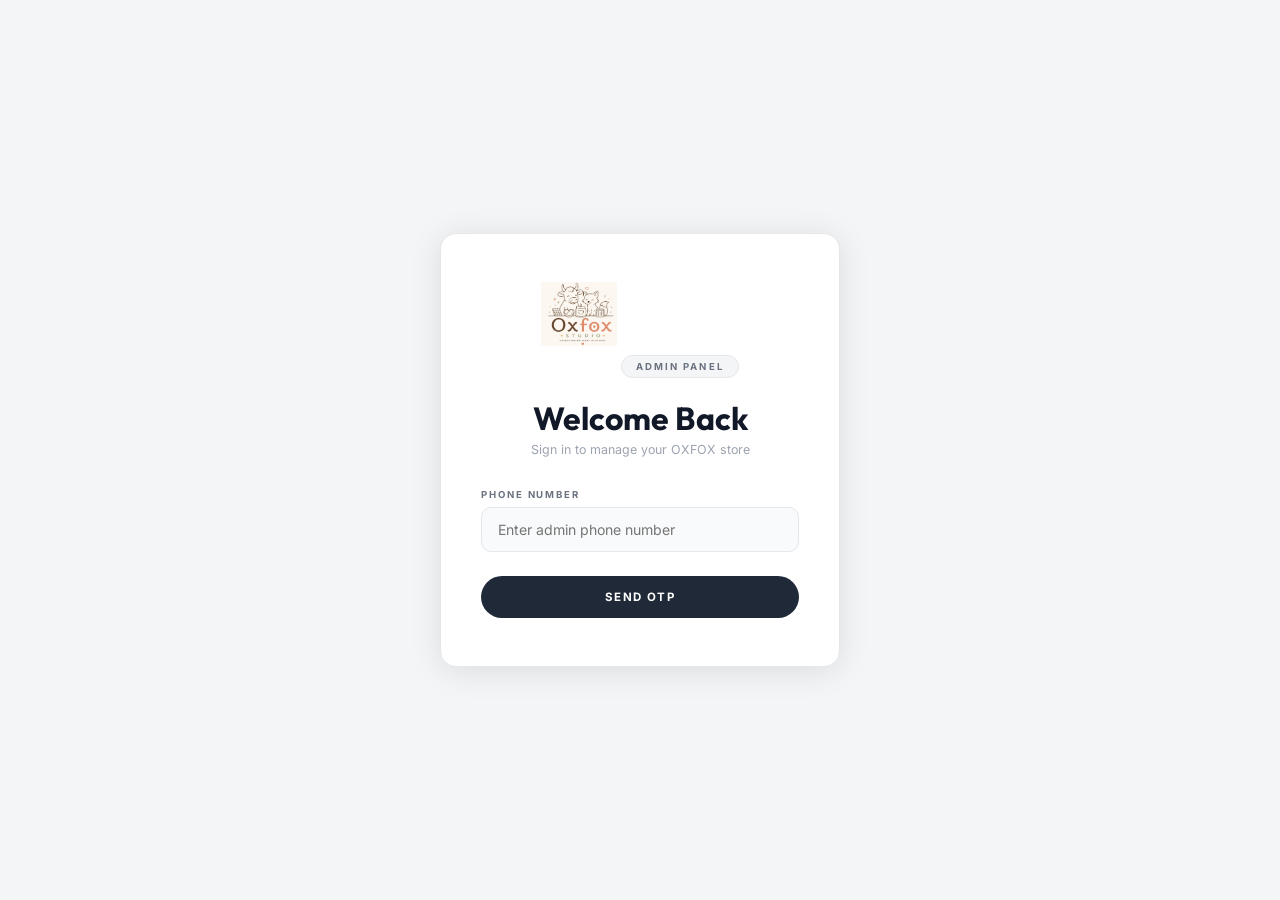
<file: oxfox-admin.html>
﻿<!DOCTYPE html>
<html lang="en">
<head>
<meta charset="UTF-8">
<meta name="viewport" content="width=device-width,initial-scale=1.0">
<title>OXFOX Admin Panel</title>
<link rel="icon" href="/Logo.png" type="image/png">
<link rel="stylesheet" href="oxfox-theme.css">
<style>
:root{--sidebar:240px}
body{min-height:100vh;display:flex;flex-direction:column}

/* ── LOGIN SCREEN ── */
#login-screen{position:fixed;inset:0;z-index:999;background:#F4F5F7;display:flex;align-items:center;justify-content:center;padding:1rem}
#login-screen.hidden{display:none}
.login-box{background:#FFFFFF;border-radius:16px;padding:3rem 2.5rem;max-width:400px;width:100%;text-align:center;box-shadow:0 4px 32px rgba(0,0,0,.1);border:1px solid #E5E7EB}
.login-logo{height:64px;margin-bottom:1.5rem}
.login-badge{font-size:.6rem;letter-spacing:.22em;text-transform:uppercase;font-weight:700;color:#6B7280;background:#F4F5F7;border:1px solid #E5E7EB;padding:5px 14px;border-radius:40px;display:inline-block;margin-bottom:1.25rem}
.login-title{font-family:'Outfit',sans-serif;font-size:2rem;font-weight:700;color:#111827;margin-bottom:.25rem}
.login-sub{font-size:.78rem;color:#9CA3AF;margin-bottom:2rem}
.l-group{display:flex;flex-direction:column;gap:.4rem;margin-bottom:1rem;text-align:left}
.l-label{font-size:.6rem;letter-spacing:.2em;text-transform:uppercase;color:#6B7280;font-weight:700}
.l-input{padding:13px 16px;border:1.5px solid #E5E7EB;border-radius:10px;font-size:.88rem;font-family:'Inter',sans-serif;color:#111827;background:#F9FAFB;transition:border .25s}
.l-input:focus{outline:none;border-color:#9CA3AF;box-shadow:0 0 0 3px rgba(0,0,0,.05)}
.l-btn{width:100%;padding:14px;background:#1F2937;color:#FFFFFF;border:none;border-radius:50px;font-size:.72rem;letter-spacing:.12em;text-transform:uppercase;font-family:'Inter',sans-serif;font-weight:700;cursor:pointer;margin-top:.5rem;transition:background .25s}
.l-btn:hover{background:#374151}
.l-err{font-size:.78rem;color:var(--red);text-align:center;margin-top:.75rem;display:none}

/* ── ADMIN LAYOUT ── */
#admin-app{display:flex;min-height:100vh;background:#F4F5F7}
#admin-app.hidden{display:none}
#sidebar{width:var(--sidebar);background:#1F2937;display:flex;flex-direction:column;position:fixed;top:0;left:0;height:100vh;overflow-y:auto;z-index:100}
.sb-logo{padding:1.75rem 1.5rem 1.25rem;border-bottom:1px solid rgba(255,255,255,.08)}
.sb-logo img{height:44px;object-fit:contain;filter:brightness(0) invert(1)}
.sb-logo-badge{font-size:.5rem;letter-spacing:.25em;text-transform:uppercase;color:rgba(255,255,255,.35);font-weight:700;margin-top:.35rem}
.sb-nav{padding:1rem 0;flex:1}
.sb-section{font-size:.5rem;letter-spacing:.3em;text-transform:uppercase;color:rgba(255,255,255,.28);font-weight:700;padding:.75rem 1.5rem .4rem}
.sb-item{display:flex;align-items:center;gap:.75rem;padding:.85rem 1.5rem;cursor:pointer;color:rgba(255,255,255,.55);font-size:.75rem;letter-spacing:.04em;font-weight:500;transition:all .2s;border:none;background:none;width:100%;text-align:left;border-left:3px solid transparent;font-family:'Inter',sans-serif}
.sb-item:hover{color:#FFFFFF;background:rgba(255,255,255,.07)}
.sb-item.active{color:#FFFFFF;background:rgba(255,255,255,.12);border-left-color:#FFFFFF}
.sb-item svg{flex-shrink:0;opacity:.6;transition:opacity .2s}
.sb-item:hover svg,.sb-item.active svg{opacity:1}
.sb-footer{padding:1.25rem 1.5rem;border-top:1px solid rgba(255,255,255,.08)}
.sb-logout{display:flex;align-items:center;gap:.6rem;color:rgba(255,255,255,.4);font-size:.72rem;cursor:pointer;background:none;border:none;font-family:'Inter',sans-serif;transition:color .2s;padding:0;width:100%}
.sb-logout:hover{color:#FFFFFF}

#main{margin-left:var(--sidebar);flex:1;display:flex;flex-direction:column;min-height:100vh}
.top-bar{background:rgba(255,255,255,.97);backdrop-filter:blur(16px);-webkit-backdrop-filter:blur(16px);border-bottom:1px solid #E5E7EB;box-shadow:0 1px 12px rgba(0,0,0,.06);padding:1rem 2.5rem;display:flex;align-items:center;justify-content:space-between;position:sticky;top:0;z-index:50;height:68px}
.top-bar-title{font-family:'Outfit',sans-serif;font-size:1.4rem;font-weight:700;color:var(--tx)}
.top-bar-right{display:flex;align-items:center;gap:1rem}
.admin-badge{font-size:.6rem;letter-spacing:.12em;text-transform:uppercase;background:#F4F5F7;color:#374151;padding:5px 14px;border-radius:40px;font-weight:700;border:1px solid #E5E7EB}
.content{padding:2rem 2.5rem;flex:1}
.view{display:none}
.view.active{display:block}

/* ── CARDS ── */
.stats-row{display:grid;grid-template-columns:repeat(4,1fr);gap:1.25rem;margin-bottom:2rem}
.stat-card{background:#FFFFFF;border:1px solid #E5E7EB;border-radius:12px;padding:1.5rem;display:flex;flex-direction:column;gap:.4rem;box-shadow:0 1px 4px rgba(0,0,0,.04)}
.stat-card-ico{width:40px;height:40px;border-radius:8px;display:flex;align-items:center;justify-content:center;font-size:1.2rem;margin-bottom:.25rem;background:#F4F5F7}
.stat-card-num{font-family:'Outfit',sans-serif;font-size:2.2rem;font-weight:700;color:#111827;line-height:1}
.stat-card-lbl{font-size:.65rem;letter-spacing:.14em;text-transform:uppercase;color:#6B7280;font-weight:600}
.stat-card-sub{font-size:.72rem;color:#9CA3AF;margin-top:.1rem}

/* ── TABLES ── */
.card{background:#FFFFFF;border:1px solid #E5E7EB;border-radius:12px;overflow:hidden;margin-bottom:1.5rem;box-shadow:0 1px 4px rgba(0,0,0,.04)}
.card-header{padding:1.25rem 1.5rem;border-bottom:1px solid #E5E7EB;display:flex;align-items:center;justify-content:space-between}
.card-title{font-family:'Outfit',sans-serif;font-size:1.1rem;font-weight:700;color:#111827}
.card-sub{font-size:.72rem;color:#9CA3AF;margin-top:.15rem}
.table{width:100%;border-collapse:collapse}
.table th{font-size:.58rem;letter-spacing:.16em;text-transform:uppercase;color:#9CA3AF;font-weight:700;padding:.875rem 1.25rem;text-align:left;background:#F9FAFB;border-bottom:1px solid #E5E7EB}
.table td{font-size:.84rem;padding:.875rem 1.25rem;border-bottom:1px solid #F4F5F7;color:#374151;vertical-align:middle}
.table tr:last-child td{border-bottom:none}
.table tr:hover td{background:#F9FAFB}
.badge{display:inline-flex;align-items:center;padding:3px 10px;border-radius:4px;font-size:.58rem;letter-spacing:.1em;text-transform:uppercase;font-weight:700}
.badge.green{background:#e8f5e9;color:var(--green)}
.badge.red{background:#ffebee;color:var(--red)}
.badge.amber{background:#fff3e0;color:var(--amber)}
.badge.blue{background:#e3f2fd;color:var(--blue)}

/* ── BAR CHART ── */
.bar-chart{display:flex;flex-direction:column;gap:.5rem;padding:1.25rem 1.5rem}
.bar-row{display:flex;align-items:center;gap:.875rem}
.bar-label{font-size:.72rem;color:var(--tx);min-width:180px;white-space:nowrap;overflow:hidden;text-overflow:ellipsis}
.bar-track{flex:1;height:10px;background:#F4F5F7;border-radius:5px;overflow:hidden}
.bar-fill{height:100%;background:#1F2937;border-radius:5px;transition:width .8s var(--ease)}
.bar-val{font-size:.7rem;font-weight:700;color:#374151;min-width:50px;text-align:right}

/* ── TIME CHART ── */
.time-fill{background:var(--mr2)}

/* ── FUNNEL ── */
.funnel{display:grid;grid-template-columns:repeat(4,1fr);gap:1rem;padding:1.5rem}
.funnel-step{text-align:center;padding:1.25rem 1rem;background:#F9FAFB;border-radius:10px;border:1px solid #E5E7EB}
.funnel-num{font-family:'Outfit',sans-serif;font-size:2rem;font-weight:700;color:#111827;line-height:1}
.funnel-lbl{font-size:.62rem;letter-spacing:.14em;text-transform:uppercase;color:var(--mu);font-weight:600;margin-top:.25rem}
.funnel-pct{font-size:.72rem;color:var(--mu2);margin-top:.2rem}

/* ── FORMS ── */
.form-grid-2{display:grid;grid-template-columns:1fr 1fr;gap:1.25rem}
.f-group{display:flex;flex-direction:column;gap:.4rem}
.f-label{font-size:.6rem;letter-spacing:.14em;text-transform:uppercase;color:#6B7280;font-weight:700}
.f-input,.f-select,.f-textarea{padding:11px 14px;border:1.5px solid #E5E7EB;border-radius:10px;font-size:.85rem;font-family:'Inter',sans-serif;color:#111827;background:#F9FAFB;transition:border .2s,box-shadow .2s}
.f-input:focus,.f-select:focus,.f-textarea:focus{outline:none;border-color:#9CA3AF;box-shadow:0 0 0 3px rgba(0,0,0,.05);background:#FFFFFF}
.f-textarea{resize:vertical;min-height:80px}
.f-select option{background:#FFFFFF}
.btn{display:inline-flex;align-items:center;gap:.5rem;font-size:.68rem;letter-spacing:.1em;text-transform:uppercase;font-family:'Inter',sans-serif;font-weight:700;padding:10px 20px;border-radius:50px;border:none;cursor:pointer;transition:all .25s}
.btn-primary{background:#1F2937;color:#FFFFFF}
.btn-primary:hover{background:#374151;transform:translateY(-1px);box-shadow:0 4px 14px rgba(0,0,0,.15)}
.btn-outline{background:transparent;color:#374151;border:1.5px solid #D1D5DB}
.btn-outline:hover{border-color:#9CA3AF;background:#F4F5F7}
.btn-danger{background:#FEF2F2;color:#EF4444;border:1.5px solid #FECACA}
.btn-danger:hover{background:#EF4444;color:#FFFFFF;border-color:#EF4444}
.btn-sm{padding:6px 14px;font-size:.6rem}
.btn-icon{width:32px;height:32px;padding:0;display:inline-flex;align-items:center;justify-content:center;border-radius:8px}

/* ── DISCOUNT TIERS ── */
.discount-grid{display:grid;grid-template-columns:repeat(3,1fr);gap:1.25rem;padding:1.5rem}
.dc-cat{background:#FFFFFF;border:1px solid #E5E7EB;border-radius:10px;overflow:hidden}
.dc-cat-head{padding:.875rem 1.25rem;background:#F9FAFB;border-bottom:1px solid #E5E7EB;display:flex;align-items:center;gap:.6rem}
.dc-cat-ico{font-size:1.2rem}
.dc-cat-name{font-size:.8rem;font-weight:700;color:var(--tx)}
.dc-tiers{padding:.875rem 1.25rem;display:flex;flex-direction:column;gap:.5rem}
.dc-tier{display:flex;align-items:center;gap:.5rem}
.dc-tier input{flex:1;padding:7px 10px;border:1.5px solid var(--brd);border-radius:4px;font-size:.78rem;font-family:'Inter',sans-serif;color:var(--tx);background:var(--pk4)}
.dc-tier input:focus{outline:none;border-color:var(--mr)}
.dc-tier-sep{font-size:.7rem;color:var(--mu);white-space:nowrap}
.dc-add{margin-top:.5rem;font-size:.6rem;letter-spacing:.12em;text-transform:uppercase;color:var(--mr);background:none;border:1.5px dashed var(--brd2);border-radius:4px;padding:7px;width:100%;cursor:pointer;font-family:'Inter',sans-serif;font-weight:700;transition:all .25s}
.dc-add:hover{background:var(--pk2);border-color:var(--mr)}
.dc-save{margin-top:.75rem}
.pd-tiers{display:flex;flex-direction:column;gap:.5rem;margin-top:.5rem}
.img-pick-row{display:flex;gap:.5rem;align-items:center}
.img-pick-row .f-input{flex:1;min-width:0;font-size:.72rem}
.img-pick-thumb{width:36px;height:36px;border-radius:4px;object-fit:cover;border:1.5px solid var(--brd);flex-shrink:0;display:none}
.img-pick-btn{flex-shrink:0;padding:7px 12px;font-size:.6rem;letter-spacing:.1em;text-transform:uppercase;font-weight:700;font-family:'Inter',sans-serif;background:var(--pk2);color:var(--mr);border:1.5px solid var(--brd2);border-radius:var(--r);cursor:pointer;white-space:nowrap;transition:all .2s}
.img-pick-btn:hover{background:var(--pk);border-color:var(--mr)}
.pd-section-head{font-family:'Outfit',sans-serif;font-size:1.3rem;font-weight:700;color:var(--tx);margin:2rem 0 1rem;padding-bottom:.6rem;border-bottom:1.5px solid var(--brd)}
.prod-disc-grid{display:grid;grid-template-columns:repeat(3,1fr);gap:1.25rem;padding:0}

/* ── PRODUCTS VIEW ── */
.products-toolbar{display:flex;align-items:center;gap:1rem;margin-bottom:1.5rem;flex-wrap:wrap}
.products-toolbar .f-input{max-width:260px}
.prod-table-img{width:48px;height:48px;object-fit:cover;border-radius:6px;background:var(--pk2);display:flex;align-items:center;justify-content:center;font-size:1.4rem;border:1px solid var(--brd)}
.add-product-form{background:var(--pk3);border:1.5px solid var(--brd);border-radius:12px;padding:2rem;margin-bottom:2rem;display:none}
.add-product-form.open{display:block}
.section-heading{font-family:'Outfit',sans-serif;font-size:1.5rem;font-weight:700;color:var(--tx);margin-bottom:1.25rem;padding-bottom:.75rem;border-bottom:1.5px solid var(--brd)}

/* ── DAILY CHART ── */
.daily-row{display:flex;align-items:center;gap:.875rem;padding:.5rem 0;border-bottom:1px solid var(--brd)}
.daily-row:last-child{border-bottom:none}
.daily-date{font-size:.72rem;color:var(--mu);min-width:90px}
.daily-bar-wrap{flex:1;display:flex;gap:.5rem;align-items:center}
.daily-bar{height:8px;background:var(--mr);border-radius:4px;min-width:2px;transition:width .6s var(--ease)}
.daily-bar.checkout{background:var(--green)}
.daily-val{font-size:.7rem;font-weight:700;color:var(--tx);min-width:30px}

/* ── CALENDAR ── */
.cal-wrap{padding:1.25rem 1.5rem}
.cal-nav{display:flex;align-items:center;justify-content:space-between;margin-bottom:1.25rem}
.cal-nav-title{font-family:'Outfit',sans-serif;font-size:1.3rem;font-weight:700;color:var(--tx)}
.cal-nav-btn{background:none;border:1.5px solid var(--brd2);border-radius:var(--r);padding:5px 12px;cursor:pointer;color:var(--tx);font-size:.72rem;font-weight:600;transition:all .2s}
.cal-nav-btn:hover{background:var(--pk);border-color:var(--mr)}
.cal-grid{display:grid;grid-template-columns:repeat(7,1fr);gap:3px}
.cal-dow{font-size:.52rem;letter-spacing:.12em;text-transform:uppercase;color:var(--mu);font-weight:700;text-align:center;padding:.35rem 0}
.cal-cell{aspect-ratio:1;border-radius:5px;display:flex;flex-direction:column;align-items:center;justify-content:center;font-size:.65rem;border:1.5px solid transparent;transition:all .2s;min-height:38px}
.cal-cell.empty{background:none;border-color:transparent}
.cal-cell.today{border-color:var(--mr)!important}
.cal-cell.has-data{cursor:pointer}
.cal-cell.has-data:hover{transform:scale(1.06);z-index:1;position:relative}
.cal-cell-day{font-size:.68rem;font-weight:600;line-height:1}
.cal-cell-val{font-size:.58rem;font-weight:700;margin-top:1px}
.cal-legend{display:flex;align-items:center;gap:1.25rem;margin-top:1rem;font-size:.68rem;color:var(--mu)}
.cal-legend-swatch{width:14px;height:10px;border-radius:2px;display:inline-block;vertical-align:middle;margin-right:4px}

/* ── EDIT MODAL ── */
#edit-modal{position:fixed;inset:0;z-index:8000;background:rgba(61,8,8,.5);display:none;align-items:flex-start;justify-content:center;backdrop-filter:blur(3px);overflow-y:auto;padding:2rem 1rem}
#edit-modal.open{display:flex}
.edit-box{background:var(--pk3);border-radius:12px;padding:2rem;max-width:700px;width:100%;margin:auto}
.edit-box-title{font-family:'Outfit',sans-serif;font-size:1.5rem;font-weight:700;color:var(--tx);margin-bottom:1.5rem;padding-bottom:.75rem;border-bottom:1.5px solid var(--brd)}

/* ── TOAST ── */
#a-toast{position:fixed;bottom:2rem;left:50%;transform:translateX(-50%) translateY(80px);z-index:9999;background:var(--mr);color:var(--wh);padding:11px 24px;border-radius:40px;font-size:.72rem;font-weight:600;letter-spacing:.1em;white-space:nowrap;transition:transform .4s var(--ease),opacity .4s;opacity:0;pointer-events:none}
#a-toast.show{transform:translateX(-50%) translateY(0);opacity:1}

/* ── CONFIRM MODAL ── */
#confirm-modal{position:fixed;inset:0;z-index:9000;background:rgba(61,8,8,.45);display:none;align-items:center;justify-content:center;backdrop-filter:blur(3px)}
#confirm-modal.open{display:flex}
.confirm-box{background:var(--pk3);border-radius:12px;padding:2rem;max-width:380px;width:90%;text-align:center}
.confirm-box h3{font-family:'Outfit',sans-serif;font-size:1.5rem;font-weight:700;margin-bottom:.75rem}
.confirm-box p{font-size:.85rem;color:var(--mu);line-height:1.7;margin-bottom:1.5rem}
.confirm-btns{display:flex;gap:.75rem;justify-content:center}

/* ── HAMBURGER (hidden on desktop) ── */
.sb-toggle{display:none;align-items:center;justify-content:center;width:38px;height:38px;background:none;border:1.5px solid #E5E7EB;border-radius:8px;cursor:pointer;flex-shrink:0;transition:background .2s}
.sb-toggle:hover{background:#F4F5F7}
.sb-toggle span{display:block;width:16px;height:2px;background:#374151;border-radius:2px;position:relative;transition:all .3s}
.sb-toggle span::before,.sb-toggle span::after{content:'';position:absolute;left:0;width:16px;height:2px;background:#374151;border-radius:2px;transition:all .3s}
.sb-toggle span::before{top:-5px}
.sb-toggle span::after{top:5px}
.sb-toggle.open span{background:transparent}
.sb-toggle.open span::before{transform:rotate(45deg);top:0}
.sb-toggle.open span::after{transform:rotate(-45deg);top:0}

/* sidebar overlay for mobile */
#sb-overlay{display:none;position:fixed;inset:0;z-index:99;background:rgba(0,0,0,.4);backdrop-filter:blur(2px)}
#sb-overlay.show{display:block}

/* ── TABLE SCROLL WRAPPER ── */
.table-scroll{overflow-x:auto;-webkit-overflow-scrolling:touch}

/* ── RESPONSIVE ── */
@media(max-width:768px){
  :root{--sidebar:240px}

  /* sidebar off-screen by default */
  #sidebar{transform:translateX(-100%);transition:transform .3s cubic-bezier(.22,1,.36,1);z-index:200}
  #sidebar.open{transform:translateX(0)}

  /* main fills full width */
  #main{margin-left:0}

  /* show hamburger */
  .sb-toggle{display:flex}

  /* top-bar tighter */
  .top-bar{padding:.875rem 1rem;height:auto;gap:.75rem}
  .top-bar-right .admin-badge{display:none}

  /* content padding */
  .content{padding:1.25rem 1rem}

  /* stats: 2 cols on tablet */
  .stats-row{grid-template-columns:repeat(2,1fr);gap:1rem}

  /* grids → single column */
  .funnel{grid-template-columns:repeat(2,1fr)}
  .form-grid-2{grid-template-columns:1fr}
  .discount-grid{grid-template-columns:1fr}
  .prod-disc-grid{grid-template-columns:1fr}

  /* dashboard 2-col → 1-col */
  [style*="grid-template-columns:1fr 1fr"]{grid-template-columns:1fr!important}

  /* bar chart label shorter */
  .bar-label{min-width:100px}

  /* login box */
  .login-box{padding:2rem 1.5rem}

  /* edit modal */
  #edit-modal{padding:.75rem}
  .edit-box{padding:1.25rem;border-radius:10px}
}

@media(max-width:480px){
  /* stats → 1 col on phone */
  .stats-row{grid-template-columns:1fr}
  .funnel{grid-template-columns:repeat(2,1fr)}
  .stat-card-num{font-size:1.8rem}

  /* top-bar title smaller */
  .top-bar-title{font-size:1.1rem}

  /* content padding tighter */
  .content{padding:1rem .75rem}

  /* calendar cells smaller */
  .cal-cell{min-height:30px;font-size:.58rem}
  .cal-dow{font-size:.48rem}

  /* bar label shorter */
  .bar-label{min-width:72px;font-size:.65rem}

  /* products toolbar stack */
  .products-toolbar{flex-direction:column;align-items:stretch}
  .products-toolbar .f-input{max-width:100%}
}
</style>
</head>
<body>

<!-- LOGIN SCREEN -->
<div id="login-screen">
  <div class="login-box">
    <img class="login-logo" src="/Logo.png" alt="OXFOX" onerror="this.style.display='none'">
    <div class="login-badge">Admin Panel</div>
    <div class="login-title">Welcome Back</div>
    <p class="login-sub">Sign in to manage your OXFOX store</p>
    <div id="step-phone">
      <div class="l-group">
        <label class="l-label">Phone Number</label>
        <input class="l-input" id="a-phone" type="tel" placeholder="Enter admin phone number" onkeydown="if(event.key==='Enter')sendAdminOTP()">
      </div>
      <button class="l-btn" onclick="sendAdminOTP()">Send OTP</button>
    </div>
    <div id="step-otp" style="display:none">
      <div class="l-group">
        <label class="l-label">Enter OTP</label>
        <p style="font-size:.65rem;color:var(--mu);margin-bottom:.6rem">OTP sent to your registered number</p>
        <input class="l-input" id="a-otp" type="text" maxlength="4" placeholder="••••" onkeydown="if(event.key==='Enter')doAdminLogin()" style="letter-spacing:.5em;text-align:center;font-size:1.2rem;font-weight:700">
      </div>
      <button class="l-btn" onclick="doAdminLogin()">Verify &amp; Sign In</button>
      <button onclick="document.getElementById('step-phone').style.display='';document.getElementById('step-otp').style.display='none';document.getElementById('l-err').textContent='';" style="background:none;border:none;cursor:pointer;font-size:.7rem;color:var(--mu);margin-top:.5rem;width:100%;font-family:'Inter',sans-serif">&#8592; Change number</button>
    </div>
    <div class="l-err" id="l-err" style="display:none"></div>
  </div>
</div>

<!-- ADMIN APP -->
<div id="sb-overlay" onclick="toggleSidebar()"></div>
<div id="admin-app" class="hidden">
  <!-- SIDEBAR -->
  <aside id="sidebar">
    <div class="sb-logo">
      <img src="/Logo.png" alt="OXFOX" onerror="this.style.display='none'">
      <div class="sb-logo-badge">Admin Panel</div>
    </div>
    <nav class="sb-nav">
      <div class="sb-section">Overview</div>
      <button class="sb-item active" onclick="showView('dashboard',this)">
        <svg width="16" height="16" viewBox="0 0 24 24" fill="none" stroke="currentColor" stroke-width="2" stroke-linecap="round" stroke-linejoin="round"><rect x="3" y="3" width="7" height="7"/><rect x="14" y="3" width="7" height="7"/><rect x="3" y="14" width="7" height="7"/><rect x="14" y="14" width="7" height="7"/></svg>
        Dashboard
      </button>
      <div class="sb-section">Analytics</div>
      <button class="sb-item" onclick="showView('analytics',this)">
        <svg width="16" height="16" viewBox="0 0 24 24" fill="none" stroke="currentColor" stroke-width="2" stroke-linecap="round" stroke-linejoin="round"><polyline points="22 12 18 12 15 21 9 3 6 12 2 12"/></svg>
        Traffic & Visitors
      </button>
      <button class="sb-item" onclick="showView('products-time',this)">
        <svg width="16" height="16" viewBox="0 0 24 24" fill="none" stroke="currentColor" stroke-width="2" stroke-linecap="round" stroke-linejoin="round"><circle cx="12" cy="12" r="10"/><polyline points="12 6 12 12 16 14"/></svg>
        Product Engagement
      </button>
      <div class="sb-section">Store</div>
      <button class="sb-item" onclick="showView('products',this)">
        <svg width="16" height="16" viewBox="0 0 24 24" fill="none" stroke="currentColor" stroke-width="2" stroke-linecap="round" stroke-linejoin="round"><path d="M6 2L3 6v14a2 2 0 0 0 2 2h14a2 2 0 0 0 2-2V6l-3-4z"/><line x1="3" y1="6" x2="21" y2="6"/><path d="M16 10a4 4 0 0 1-8 0"/></svg>
        Products
      </button>
      <button class="sb-item" onclick="showView('discounts',this)">
        <svg width="16" height="16" viewBox="0 0 24 24" fill="none" stroke="currentColor" stroke-width="2" stroke-linecap="round" stroke-linejoin="round"><path d="M20.59 13.41l-7.17 7.17a2 2 0 0 1-2.83 0L2 12V2h10l8.59 8.59a2 2 0 0 1 0 2.82z"/><line x1="7" y1="7" x2="7.01" y2="7"/></svg>
        Discounts
      </button>
    </nav>
    <div class="sb-footer">
      <button class="sb-logout" onclick="adminLogout()">
        <svg width="15" height="15" viewBox="0 0 24 24" fill="none" stroke="currentColor" stroke-width="2" stroke-linecap="round" stroke-linejoin="round"><path d="M9 21H5a2 2 0 0 1-2-2V5a2 2 0 0 1 2-2h4"/><polyline points="16 17 21 12 16 7"/><line x1="21" y1="12" x2="9" y2="12"/></svg>
        Sign Out
      </button>
    </div>
  </aside>

  <!-- MAIN CONTENT -->
  <main id="main">
    <div class="top-bar">
      <div style="display:flex;align-items:center;gap:.75rem">
        <button class="sb-toggle" id="sb-toggle" onclick="toggleSidebar()" aria-label="Menu">
          <span></span>
        </button>
        <div class="top-bar-title" id="view-title">Dashboard</div>
      </div>
      <div class="top-bar-right">
        <span class="admin-badge">&#x1F512; Admin</span>
        <a href="/" target="_blank" style="font-size:.68rem;color:var(--mr);text-decoration:none;letter-spacing:.1em;text-transform:uppercase;font-weight:700;border:1.5px solid var(--brd2);padding:7px 14px;border-radius:var(--r);transition:all .25s" onmouseover="this.style.background='var(--pk)'" onmouseout="this.style.background='none'">&#x1F517; View Store</a>
      </div>
    </div>
    <div class="content">

      <!-- ══ DASHBOARD ══ -->
      <div class="view active" id="view-dashboard">
        <div class="stats-row" id="dash-stats"></div>
        <div style="display:grid;grid-template-columns:1fr 1fr;gap:1.5rem">
          <div class="card">
            <div class="card-header">
              <div><div class="card-title">Visitor Calendar</div><div class="card-sub">Sessions per day — color intensity = traffic level</div></div>
            </div>
            <div id="daily-chart"></div>
          </div>
          <div class="card">
            <div class="card-header"><div class="card-title">Conversion Funnel</div></div>
            <div class="funnel" id="dash-funnel"></div>
          </div>
        </div>
        <div class="card" style="margin-top:1.5rem">
          <div class="card-header"><div><div class="card-title">Top Viewed Products</div><div class="card-sub">By number of views</div></div></div>
          <div class="bar-chart" id="top-products-chart"></div>
        </div>
      </div>

      <!-- ══ TRAFFIC & VISITORS ══ -->
      <div class="view" id="view-analytics">
        <div class="stats-row" id="ana-stats"></div>
        <div style="display:grid;grid-template-columns:1fr 1fr;gap:1.5rem;margin-bottom:1.5rem">
          <div class="card">
            <div class="card-header"><div class="card-title">Page Views by Section</div></div>
            <div class="bar-chart" id="page-views-chart"></div>
          </div>
          <div class="card">
            <div class="card-header"><div class="card-title">Category Page Views</div></div>
            <div class="bar-chart" id="cat-views-chart"></div>
          </div>
        </div>
        <div class="card">
          <div class="card-header"><div><div class="card-title">Daily Session Log</div><div class="card-sub">Sessions vs Checkouts per day</div></div></div>
          <div style="padding:1.25rem 1.5rem" id="daily-log"></div>
        </div>
      </div>

      <!-- ══ PRODUCT ENGAGEMENT ══ -->
      <div class="view" id="view-products-time">
        <div class="stats-row" id="pe-stats"></div>
        <div class="card">
          <div class="card-header"><div><div class="card-title">Time Spent on Products</div><div class="card-sub">Cumulative time visitors spent viewing each product page</div></div></div>
          <div class="bar-chart" id="product-time-chart"></div>
        </div>
        <div class="card" style="margin-top:1.5rem">
          <div class="card-header"><div class="card-title">Full Product Engagement Report</div></div>
          <div class="table-scroll">
          <table class="table" id="product-engage-table">
            <thead><tr>
              <th>Product</th><th>Views</th><th>Total Time</th><th>Avg. Time / View</th><th>Engagement</th>
            </tr></thead>
            <tbody id="engage-tbody"></tbody>
          </table>
          </div>
        </div>
      </div>

      <!-- ══ PRODUCTS MANAGEMENT ══ -->
      <div class="view" id="view-products">
        <div class="products-toolbar">
          <input class="f-input" id="prod-search" placeholder="Search products…" oninput="filterProductTable(this.value)">
          <select class="f-select" id="prod-filter-cat" onchange="filterProductTable(document.getElementById('prod-search').value)" style="max-width:180px">
            <option value="">All Categories</option>
          </select>
          <button class="btn btn-primary" onclick="toggleAddForm()">
            <svg width="14" height="14" viewBox="0 0 24 24" fill="none" stroke="currentColor" stroke-width="2.5" stroke-linecap="round" stroke-linejoin="round"><line x1="12" y1="5" x2="12" y2="19"/><line x1="5" y1="12" x2="19" y2="12"/></svg>
            Add Product
          </button>
          <button class="btn btn-outline" onclick="exportData()">
            <svg width="14" height="14" viewBox="0 0 24 24" fill="none" stroke="currentColor" stroke-width="2" stroke-linecap="round" stroke-linejoin="round"><path d="M21 15v4a2 2 0 0 1-2 2H5a2 2 0 0 1-2-2v-4"/><polyline points="7 10 12 15 17 10"/><line x1="12" y1="15" x2="12" y2="3"/></svg>
            Export
          </button>
        </div>

        <!-- ADD PRODUCT FORM -->
        <div class="add-product-form" id="add-product-form">
          <div class="section-heading">Add New Product</div>
          <div class="form-grid-2">
            <div class="f-group"><label class="f-label">Product Name *</label><input class="f-input" id="ap-name" placeholder="e.g. Rose Candle Mold"></div>
            <div class="f-group"><label class="f-label">Category *</label>
              <select class="f-select" id="ap-cat">
                <option value="candles">Candles / Resin / Soap</option>
                <option value="concrete">Concrete / Jesmonite</option>
                <option value="chocolates">Chocolates</option>
                <option value="festive">Festive / Holiday</option>
                <option value="candlejars">Candle Jars</option>
                <option value="decor">Home Decor</option>
              </select>
            </div>
            <div class="f-group"><label class="f-label">Material</label><input class="f-input" id="ap-mat" placeholder="e.g. Silicone" value="Silicone"></div>
            <div class="f-group"><label class="f-label">Filter Tag</label><input class="f-input" id="ap-filter" placeholder="e.g. Floral"></div>
            <div class="f-group"><label class="f-label">Price (₹) *</label><input class="f-input" id="ap-price" type="number" min="1" placeholder="799"></div>
            <div class="f-group"><label class="f-label">MRP (₹) *</label><input class="f-input" id="ap-mrp" type="number" min="1" placeholder="999"></div>
            <div class="f-group"><label class="f-label">Badge</label>
              <select class="f-select" id="ap-badge">
                <option value="">None</option><option value="best">Bestseller</option><option value="new">New Arrival</option>
              </select>
            </div>
            <div class="f-group"><label class="f-label">Emoji Icon</label><input class="f-input" id="ap-emoji" placeholder="🌸" value="🛍️"></div>
            <div class="f-group" style="grid-column:1/-1">
              <label class="f-label">Quantity-Based Discount Tiers</label>
              <div class="pd-tiers" id="ap-prod-tiers"></div>
              <button type="button" class="dc-add" onclick="addProdTierTo('ap-prod-tiers')" style="margin-top:.5rem">+ Add Tier</button>
              <div style="font-size:.62rem;color:var(--mu2);margin-top:.4rem">e.g. Min 2 units &rarr; 20% off. Customer buying that many of this product gets the discount automatically.</div>
            </div>
            <div class="f-group" style="grid-column:1/-1">
              <label class="f-label">Images — up to 6 (upload or paste URL)</label>
              <div style="display:flex;flex-direction:column;gap:.5rem;margin-top:.25rem">
                <div class="img-pick-row"><img class="img-pick-thumb" id="ap-thumb1"><input class="f-input" id="ap-img1" placeholder="Image 1 — primary (URL or pick file)"><button type="button" class="img-pick-btn" onclick="pickImage('ap-img1','ap-thumb1')">Browse</button></div>
                <div class="img-pick-row"><img class="img-pick-thumb" id="ap-thumb2"><input class="f-input" id="ap-img2" placeholder="Image 2"><button type="button" class="img-pick-btn" onclick="pickImage('ap-img2','ap-thumb2')">Browse</button></div>
                <div class="img-pick-row"><img class="img-pick-thumb" id="ap-thumb3"><input class="f-input" id="ap-img3" placeholder="Image 3"><button type="button" class="img-pick-btn" onclick="pickImage('ap-img3','ap-thumb3')">Browse</button></div>
                <div class="img-pick-row"><img class="img-pick-thumb" id="ap-thumb4"><input class="f-input" id="ap-img4" placeholder="Image 4"><button type="button" class="img-pick-btn" onclick="pickImage('ap-img4','ap-thumb4')">Browse</button></div>
                <div class="img-pick-row"><img class="img-pick-thumb" id="ap-thumb5"><input class="f-input" id="ap-img5" placeholder="Image 5"><button type="button" class="img-pick-btn" onclick="pickImage('ap-img5','ap-thumb5')">Browse</button></div>
                <div class="img-pick-row"><img class="img-pick-thumb" id="ap-thumb6"><input class="f-input" id="ap-img6" placeholder="Image 6"><button type="button" class="img-pick-btn" onclick="pickImage('ap-img6','ap-thumb6')">Browse</button></div>
              </div>
              <div style="font-size:.6rem;color:var(--mu2);margin-top:.35rem">Click <strong>Browse</strong> to upload from your computer. Max ~800 KB per image for best performance.</div>
            </div>
            <div class="f-group" style="grid-column:1/-1"><label class="f-label">Description *</label><textarea class="f-textarea" id="ap-desc" rows="3" placeholder="Describe the product — size, use case, material details…"></textarea></div>
          </div>
          <div style="display:flex;gap:.875rem;margin-top:1.5rem">
            <button class="btn btn-primary" onclick="saveNewProduct()">Save Product</button>
            <button class="btn btn-outline" onclick="toggleAddForm()">Cancel</button>
          </div>
        </div>

        <!-- PRODUCTS TABLE -->
        <div class="card">
          <div class="card-header">
            <div><div class="card-title">All Products</div><div class="card-sub" id="prod-count-lbl"></div></div>
          </div>
          <div class="table-scroll">
          <table class="table">
            <thead><tr>
              <th></th><th>Product</th><th>Category</th><th>Material</th><th>Price</th><th>Discount</th><th>Badge</th><th>Actions</th>
            </tr></thead>
            <tbody id="products-tbody"></tbody>
          </table>
          </div>
        </div>
      </div>

      <!-- ══ DISCOUNTS ══ -->
      <div class="view" id="view-discounts">
        <div style="margin-bottom:1.5rem;padding:1.25rem 1.5rem;background:var(--pk);border:1.5px solid var(--brd);border-radius:10px;font-size:.85rem;color:var(--mu);line-height:1.7">
          <strong style="color:var(--tx)">Category Discounts:</strong> When a customer adds <em>X or more</em> products from a category, they get the discount automatically.
        </div>
        <div class="discount-grid" id="discount-grid"></div>
        <div style="margin-top:1.25rem;text-align:right">
          <button class="btn btn-primary" onclick="saveAllDiscounts()">
            <svg width="14" height="14" viewBox="0 0 24 24" fill="none" stroke="currentColor" stroke-width="2.5" stroke-linecap="round" stroke-linejoin="round"><path d="M19 21H5a2 2 0 0 1-2-2V5a2 2 0 0 1 2-2h11l5 5v11a2 2 0 0 1-2 2z"/><polyline points="17 21 17 13 7 13 7 21"/><polyline points="7 3 7 8 15 8"/></svg>
            Save Category Discounts
          </button>
        </div>

        <!-- Per-product discounts -->
        <div class="pd-section-head">Per-Product Quantity Discounts</div>
        <div style="margin-bottom:1.5rem;padding:1.25rem 1.5rem;background:var(--pk);border:1.5px solid var(--brd);border-radius:10px;font-size:.85rem;color:var(--mu);line-height:1.7">
          <strong style="color:var(--tx)">Product Discounts:</strong> Set discount tiers for individual products. e.g. Item 1 — if 2 units, 20% off; if 5 units, 40% off.
        </div>
        <div class="prod-disc-grid discount-grid" id="prod-discount-grid"></div>
        <div style="margin-top:1.25rem;display:flex;align-items:center;gap:1rem;flex-wrap:wrap">
          <select class="f-select" id="pd-prod-select" style="max-width:320px;flex:1">
            <option value="">Select a product to add discount rule&hellip;</option>
          </select>
          <button class="btn btn-outline" onclick="addProdDiscountRule()">+ Add Rule</button>
        </div>
        <div style="margin-top:1.25rem;text-align:right">
          <button class="btn btn-primary" onclick="saveAllProductDiscounts()">
            <svg width="14" height="14" viewBox="0 0 24 24" fill="none" stroke="currentColor" stroke-width="2.5" stroke-linecap="round" stroke-linejoin="round"><path d="M19 21H5a2 2 0 0 1-2-2V5a2 2 0 0 1 2-2h11l5 5v11a2 2 0 0 1-2 2z"/><polyline points="17 21 17 13 7 13 7 21"/><polyline points="7 3 7 8 15 8"/></svg>
            Save Product Discounts
          </button>
        </div>
      </div>

    </div><!-- end .content -->
  </main>
</div><!-- end #admin-app -->

<!-- EDIT PRODUCT MODAL -->
<div id="edit-modal">
  <div class="edit-box">
    <div class="edit-box-title">Edit Product</div>
    <input type="hidden" id="ep-id">
    <input type="hidden" id="ep-cat-key">
    <div class="form-grid-2">
      <div class="f-group"><label class="f-label">Product Name *</label><input class="f-input" id="ep-name"></div>
      <div class="f-group"><label class="f-label">Category *</label>
        <select class="f-select" id="ep-cat">
          <option value="candles">Candles / Resin / Soap</option>
          <option value="concrete">Concrete / Jesmonite</option>
          <option value="chocolates">Chocolates</option>
          <option value="festive">Festive / Holiday</option>
          <option value="candlejars">Candle Jars</option>
          <option value="decor">Home Decor</option>
        </select>
      </div>
      <div class="f-group"><label class="f-label">Material</label><input class="f-input" id="ep-mat"></div>
      <div class="f-group"><label class="f-label">Filter Tag</label><input class="f-input" id="ep-filter"></div>
      <div class="f-group"><label class="f-label">Price (₹) *</label><input class="f-input" id="ep-price" type="number" min="1"></div>
      <div class="f-group"><label class="f-label">MRP (₹) *</label><input class="f-input" id="ep-mrp" type="number" min="1"></div>
      <div class="f-group"><label class="f-label">Badge</label>
        <select class="f-select" id="ep-badge">
          <option value="">None</option><option value="best">Bestseller</option><option value="new">New Arrival</option>
        </select>
      </div>
      <div class="f-group"><label class="f-label">Emoji Icon</label><input class="f-input" id="ep-emoji"></div>
      <div class="f-group" style="grid-column:1/-1">
        <label class="f-label">Quantity-Based Discount Tiers</label>
        <div class="pd-tiers" id="ep-prod-tiers"></div>
        <button type="button" class="dc-add" onclick="addProdTierTo('ep-prod-tiers')" style="margin-top:.5rem">+ Add Tier</button>
        <div style="font-size:.62rem;color:var(--mu2);margin-top:.4rem">e.g. Min 2 units &rarr; 20% off.</div>
      </div>
      <div class="f-group" style="grid-column:1/-1">
        <label class="f-label">Images — up to 6 (upload or paste URL)</label>
        <div style="display:flex;flex-direction:column;gap:.5rem;margin-top:.25rem">
          <div class="img-pick-row"><img class="img-pick-thumb" id="ep-thumb1"><input class="f-input" id="ep-img1" placeholder="Image 1 — primary"><button type="button" class="img-pick-btn" onclick="pickImage('ep-img1','ep-thumb1')">Browse</button></div>
          <div class="img-pick-row"><img class="img-pick-thumb" id="ep-thumb2"><input class="f-input" id="ep-img2" placeholder="Image 2"><button type="button" class="img-pick-btn" onclick="pickImage('ep-img2','ep-thumb2')">Browse</button></div>
          <div class="img-pick-row"><img class="img-pick-thumb" id="ep-thumb3"><input class="f-input" id="ep-img3" placeholder="Image 3"><button type="button" class="img-pick-btn" onclick="pickImage('ep-img3','ep-thumb3')">Browse</button></div>
          <div class="img-pick-row"><img class="img-pick-thumb" id="ep-thumb4"><input class="f-input" id="ep-img4" placeholder="Image 4"><button type="button" class="img-pick-btn" onclick="pickImage('ep-img4','ep-thumb4')">Browse</button></div>
          <div class="img-pick-row"><img class="img-pick-thumb" id="ep-thumb5"><input class="f-input" id="ep-img5" placeholder="Image 5"><button type="button" class="img-pick-btn" onclick="pickImage('ep-img5','ep-thumb5')">Browse</button></div>
          <div class="img-pick-row"><img class="img-pick-thumb" id="ep-thumb6"><input class="f-input" id="ep-img6" placeholder="Image 6"><button type="button" class="img-pick-btn" onclick="pickImage('ep-img6','ep-thumb6')">Browse</button></div>
        </div>
      </div>
      <div class="f-group" style="grid-column:1/-1"><label class="f-label">Description *</label><textarea class="f-textarea" id="ep-desc" rows="3"></textarea></div>
    </div>
    <div style="display:flex;gap:.875rem;margin-top:1.5rem">
      <button class="btn btn-primary" onclick="saveEditProduct()">Save Changes</button>
      <button class="btn btn-outline" onclick="closeEditModal()">Cancel</button>
    </div>
  </div>
</div>

<!-- CONFIRM MODAL -->
<div id="confirm-modal">
  <div class="confirm-box">
    <h3 id="confirm-title">Delete Product?</h3>
    <p id="confirm-msg">This will remove the product from the store. This cannot be undone from the admin panel.</p>
    <div class="confirm-btns">
      <button class="btn btn-danger" id="confirm-ok">Delete</button>
      <button class="btn btn-outline" onclick="closeConfirm()">Cancel</button>
    </div>
  </div>
</div>

<div id="a-toast"></div>
<script>
/* ══════════════════════════════════════════
   DATA DEFINITIONS (mirrors oxfox-studio.html)
   ══════════════════════════════════════════ */
const CATS = {
  women:      {name:'Women',             icon:'👩'},
  men:        {name:'Men',               icon:'👨'},
  animals:    {name:'Animals & Teddies', icon:'🐨'},
  cakes:      {name:'Cakes & Cupcakes',  icon:'🎂'},
  rakhi:      {name:'Rakhi',             icon:'🪢'},
  diwali:     {name:'Diwali',            icon:'🪔'},
  eidramadan: {name:'Eid / Ramadan',     icon:'🌙'},
  jars:       {name:'Jars',              icon:'🫙'},
  decor:      {name:'Decor',             icon:'🏠'},
};

/* ══ ADMIN API ══ */
const ADMIN_API = (location.hostname==='localhost'||location.hostname==='127.0.0.1')
  ? 'http://localhost:8006/api' : '/api';
let _apiToken = localStorage.getItem('oxfox_api_token');
let _apiCats = [];

async function ensureAdminToken(){
  if(_apiToken) return _apiToken;
  try{
    const r = await fetch(ADMIN_API+'/auth/login/',{method:'POST',headers:{'Content-Type':'application/json'},body:JSON.stringify({username:'oxfoxadmin',password:'OxfoxAdmin@2026'})});
    if(!r.ok){aToast('API auth failed');return null;}
    const d=await r.json();
    _apiToken=d.access;
    localStorage.setItem('oxfox_api_token',_apiToken);
    return _apiToken;
  }catch(e){aToast('API connection error');return null;}
}

async function loadApiCategories(){
  if(_apiCats.length) return _apiCats;
  try{
    const r=await fetch(ADMIN_API+'/products/categories/');
    const d=await r.json();
    _apiCats=(d.results||d).map(c=>({id:c.id,key:c.key,name:c.name,icon:c.icon||'📦'}));
  }catch(e){_apiCats=[];}
  return _apiCats;
}

/* ══ AUTH ══ */
const ADMIN_PHONE = '7395906336';
const DEMO_OTP    = '1234';

function sendAdminOTP(){
  const ph = document.getElementById('a-phone').value.replace(/\D/g,'');
  const err = document.getElementById('l-err');
  if(ph !== ADMIN_PHONE){
    err.textContent = 'Phone number not recognised.';
    err.style.display = 'block';
    return;
  }
  err.style.display = 'none';
  document.getElementById('step-phone').style.display = 'none';
  document.getElementById('step-otp').style.display = '';
  document.getElementById('a-otp').focus();
}

function doAdminLogin(){
  const otp = document.getElementById('a-otp').value.trim();
  const err = document.getElementById('l-err');
  if(otp === DEMO_OTP){
    localStorage.setItem('oxfox_admin_session','1');
    document.getElementById('login-screen').classList.add('hidden');
    document.getElementById('admin-app').classList.remove('hidden');
    initApp();
  } else {
    err.textContent = 'Incorrect OTP. Please try again.';
    err.style.display = 'block';
  }
}
function toggleSidebar(){
  const sb = document.getElementById('sidebar');
  const ov = document.getElementById('sb-overlay');
  const btn = document.getElementById('sb-toggle');
  sb.classList.toggle('open');
  ov.classList.toggle('show');
  btn.classList.toggle('open');
}
function closeSidebar(){
  document.getElementById('sidebar').classList.remove('open');
  document.getElementById('sb-overlay').classList.remove('show');
  document.getElementById('sb-toggle').classList.remove('open');
}

function adminLogout(){
  localStorage.removeItem('oxfox_admin_session');
  document.getElementById('login-screen').classList.remove('hidden');
  document.getElementById('admin-app').classList.add('hidden');
}
window.addEventListener('load',()=>{
  if(localStorage.getItem('oxfox_admin_session')==='1'){
    document.getElementById('login-screen').classList.add('hidden');
    document.getElementById('admin-app').classList.remove('hidden');
    initApp();
  }
});

/* ══ NAVIGATION ══ */
function showView(name, btn){
  document.querySelectorAll('.view').forEach(v=>v.classList.remove('active'));
  document.querySelectorAll('.sb-item').forEach(b=>b.classList.remove('active'));
  document.getElementById('view-'+name).classList.add('active');
  if(btn)btn.classList.add('active');
  if(window.innerWidth<=768)closeSidebar();
  const titles={
    dashboard:'Dashboard',analytics:'Traffic & Visitors',
    'products-time':'Product Engagement',products:'Products',discounts:'Discounts'
  };
  document.getElementById('view-title').textContent=titles[name]||name;
  renderView(name);
}

/* ══ INIT ══ */
function initApp(){
  populateCatFilters();
  renderView('dashboard');
}

/* ══ ANALYTICS DATA ══ */
function getA(){
  try{return JSON.parse(localStorage.getItem('oxfox_analytics'))||{totalVisits:0,pageViews:{home:0,cart:0,checkout:0,custom:0,about:0,category:{},product:{}},checkoutCompleted:0,dailyVisitors:{}};}
  catch(e){return {totalVisits:0,pageViews:{home:0,cart:0,checkout:0,custom:0,about:0,category:{},product:{}},checkoutCompleted:0,dailyVisitors:{}};}
}

/* ══ RENDER VIEWS ══ */
function renderView(name){
  if(name==='dashboard')renderDashboard();
  else if(name==='analytics')renderAnalytics();
  else if(name==='products-time')renderProductEngagement();
  else if(name==='products')renderProducts();
  else if(name==='discounts')renderDiscounts();
}

/* ─ DASHBOARD ─ */
function renderDashboard(){
  const a=getA();
  const pv=a.pageViews;
  const totalPV=a.totalVisits||0;
  const checkouts=a.checkoutCompleted||0;
  const cartViews=pv.cart||0;
  const prodViews=Object.values(pv.product||{}).reduce((s,p)=>s+(p.views||0),0);
  const convRate=totalPV>0?((checkouts/totalPV)*100).toFixed(1):0;
  document.getElementById('dash-stats').innerHTML=`
    <div class="stat-card"><div class="stat-card-ico" style="background:#fce4ec">&#x1F464;</div><div class="stat-card-num">${totalPV.toLocaleString()}</div><div class="stat-card-lbl">Total Page Loads</div><div class="stat-card-sub">All sessions recorded</div></div>
    <div class="stat-card"><div class="stat-card-ico" style="background:#e8f5e9">&#x1F6D2;</div><div class="stat-card-num">${cartViews}</div><div class="stat-card-lbl">Cart Views</div><div class="stat-card-sub">Visitors who opened cart</div></div>
    <div class="stat-card"><div class="stat-card-ico" style="background:#e3f2fd">&#x2705;</div><div class="stat-card-num">${checkouts}</div><div class="stat-card-lbl">Checkouts</div><div class="stat-card-sub">Reached checkout page</div></div>
    <div class="stat-card"><div class="stat-card-ico" style="background:#fff3e0">&#x1F4CA;</div><div class="stat-card-num">${convRate}%</div><div class="stat-card-lbl">Conversion Rate</div><div class="stat-card-sub">Loads → Checkout</div></div>
  `;
  renderDailyChart();
  renderFunnel(a);
  renderTopProductsChart(a);
}

let calYear=new Date().getFullYear(), calMonth=new Date().getMonth();

function renderDailyChart(){
  const container=document.getElementById('daily-chart');
  const a=getA();
  const data=a.dailyVisitors||{};
  const today=new Date();
  const yr=calYear, mo=calMonth;
  const firstDay=new Date(yr,mo,1).getDay();
  const daysInMonth=new Date(yr,mo+1,0).getDate();
  const monthName=new Date(yr,mo,1).toLocaleDateString('en-IN',{month:'long',year:'numeric'});
  const monthEntries=Object.entries(data).filter(([d])=>{const dt=new Date(d);return dt.getFullYear()===yr&&dt.getMonth()===mo;});
  const max=Math.max(...monthEntries.map(([,v])=>v.sessions||0),1);
  const dowHTML=['Sun','Mon','Tue','Wed','Thu','Fri','Sat'].map(d=>`<div class="cal-dow">${d}</div>`).join('');
  let cells='';
  for(let i=0;i<firstDay;i++)cells+=`<div class="cal-cell empty"></div>`;
  for(let day=1;day<=daysInMonth;day++){
    const dateStr=`${yr}-${String(mo+1).padStart(2,'0')}-${String(day).padStart(2,'0')}`;
    const d=data[dateStr];
    const sessions=d?d.sessions||0:0;
    const checkouts=d?d.checkouts||0:0;
    const isToday=yr===today.getFullYear()&&mo===today.getMonth()&&day===today.getDate();
    const intensity=sessions?Math.max(0.18,sessions/max):0;
    const bg=sessions?`rgba(230,139,110,${intensity.toFixed(2)})`:'var(--pk)';
    const textLight=intensity>0.5;
    cells+=`<div class="cal-cell${sessions?' has-data':''}${isToday?' today':''}" style="background:${bg}" title="${dateStr}${sessions?': '+sessions+' sessions'+(checkouts?' · '+checkouts+' checkouts':''):''}">
      <span class="cal-cell-day" style="color:${textLight?'#fff':'var(--tx)'}">${day}</span>
      ${sessions?`<span class="cal-cell-val" style="color:${textLight?'rgba(255,255,255,.8)':'var(--mr)'}">${sessions}</span>`:''}
    </div>`;
  }
  container.innerHTML=`<div class="cal-wrap">
    <div class="cal-nav">
      <button class="cal-nav-btn" onclick="calPrev()">&#8249; Prev</button>
      <div class="cal-nav-title">${monthName}</div>
      <button class="cal-nav-btn" onclick="calNext()">Next &#8250;</button>
    </div>
    <div class="cal-grid">${dowHTML}${cells}</div>
    <div class="cal-legend">
      <div><span class="cal-legend-swatch" style="background:var(--pk);border:1px solid var(--brd)"></span>No visits</div>
      <div><span class="cal-legend-swatch" style="background:rgba(230,139,110,.25)"></span>Low</div>
      <div><span class="cal-legend-swatch" style="background:rgba(230,139,110,.6)"></span>Medium</div>
      <div><span class="cal-legend-swatch" style="background:rgba(230,139,110,1)"></span>High</div>
    </div>
  </div>`;
}
function calPrev(){calMonth--;if(calMonth<0){calMonth=11;calYear--;}renderDailyChart();}
function calNext(){calMonth++;if(calMonth>11){calMonth=0;calYear++;}renderDailyChart();}

function renderFunnel(a){
  const total=a.totalVisits||0;
  const catViews=Object.values(a.pageViews.category||{}).reduce((s,v)=>s+v,0);
  const prodViews=Object.values(a.pageViews.product||{}).reduce((s,p)=>s+(p.views||0),0);
  const cart=a.pageViews.cart||0;
  const checkout=a.checkoutCompleted||0;
  function pct(n){return total>0?((n/total)*100).toFixed(0)+'%':'—';}
  document.getElementById('dash-funnel').innerHTML=`
    <div class="funnel-step"><div class="funnel-num">${total}</div><div class="funnel-lbl">Home Views</div><div class="funnel-pct">100%</div></div>
    <div class="funnel-step"><div class="funnel-num">${catViews}</div><div class="funnel-lbl">Category Views</div><div class="funnel-pct">${pct(catViews)}</div></div>
    <div class="funnel-step"><div class="funnel-num">${cart}</div><div class="funnel-lbl">Cart Views</div><div class="funnel-pct">${pct(cart)}</div></div>
    <div class="funnel-step"><div class="funnel-num">${checkout}</div><div class="funnel-lbl">Checkouts</div><div class="funnel-pct">${pct(checkout)}</div></div>
  `;
}

function renderTopProductsChart(a){
  const prods=Object.entries(a.pageViews.product||{}).sort((x,y)=>(y[1].views||0)-(x[1].views||0)).slice(0,8);
  if(!prods.length){document.getElementById('top-products-chart').innerHTML='<div style="padding:1.5rem;text-align:center;color:var(--mu);font-size:.82rem">No product views yet.</div>';return;}
  const max=Math.max(...prods.map(p=>p[1].views||0),1);
  document.getElementById('top-products-chart').innerHTML=prods.map(([id,d])=>`
    <div class="bar-row">
      <div class="bar-label">${d.name||id}</div>
      <div class="bar-track"><div class="bar-fill" style="width:${Math.round((d.views/max)*100)}%"></div></div>
      <div class="bar-val">${d.views} views</div>
    </div>`).join('');
}

/* ─ ANALYTICS ─ */
function renderAnalytics(){
  const a=getA();
  const pv=a.pageViews;
  const total=a.totalVisits||0;
  const catTotal=Object.values(pv.category||{}).reduce((s,v)=>s+v,0);
  const prodTotal=Object.values(pv.product||{}).reduce((s,p)=>s+(p.views||0),0);
  const days=Object.keys(a.dailyVisitors||{}).length;
  document.getElementById('ana-stats').innerHTML=`
    <div class="stat-card"><div class="stat-card-ico" style="background:#fce4ec">&#x1F4C5;</div><div class="stat-card-num">${days}</div><div class="stat-card-lbl">Active Days</div></div>
    <div class="stat-card"><div class="stat-card-ico" style="background:#e8f5e9">&#x1F6F8;</div><div class="stat-card-num">${total}</div><div class="stat-card-lbl">Total Page Loads</div></div>
    <div class="stat-card"><div class="stat-card-ico" style="background:#e3f2fd">&#x1F4C2;</div><div class="stat-card-num">${catTotal}</div><div class="stat-card-lbl">Category Views</div></div>
    <div class="stat-card"><div class="stat-card-ico" style="background:#fff3e0">&#x1F4F1;</div><div class="stat-card-num">${prodTotal}</div><div class="stat-card-lbl">Product Views</div></div>
  `;
  // Page views chart
  const pages=[
    {lbl:'Home',v:pv.home||0},{lbl:'Category Pages',v:catTotal},{lbl:'Product Pages',v:prodTotal},
    {lbl:'Cart',v:pv.cart||0},{lbl:'Checkout',v:a.checkoutCompleted||0},
    {lbl:'Custom Order',v:pv.custom||0},{lbl:'About Us',v:pv.about||0}
  ];
  const maxPV=Math.max(...pages.map(p=>p.v),1);
  document.getElementById('page-views-chart').innerHTML=pages.map(p=>`
    <div class="bar-row">
      <div class="bar-label">${p.lbl}</div>
      <div class="bar-track"><div class="bar-fill" style="width:${Math.round((p.v/maxPV)*100)}%"></div></div>
      <div class="bar-val">${p.v}</div>
    </div>`).join('');
  // Category chart
  const cats=Object.entries(pv.category||{}).sort((x,y)=>y[1]-x[1]);
  const maxCat=Math.max(...cats.map(c=>c[1]),1);
  document.getElementById('cat-views-chart').innerHTML=cats.length?cats.map(([k,v])=>`
    <div class="bar-row">
      <div class="bar-label">${CATS[k]?CATS[k].icon+' '+CATS[k].name:k}</div>
      <div class="bar-track"><div class="bar-fill" style="width:${Math.round((v/maxCat)*100)}%"></div></div>
      <div class="bar-val">${v}</div>
    </div>`).join(''):'<div style="padding:1.5rem;text-align:center;color:var(--mu);font-size:.82rem">No category data yet.</div>';
  // Daily log
  const allDays=Object.entries(a.dailyVisitors||{}).sort((x,y)=>y[0]<x[0]?-1:1).slice(0,30);
  const maxSess=Math.max(...allDays.map(d=>d[1].sessions||0),1);
  document.getElementById('daily-log').innerHTML=allDays.length?`
    <div style="display:grid;grid-template-columns:120px 1fr 80px 80px;gap:.5rem;font-size:.6rem;letter-spacing:.15em;text-transform:uppercase;color:var(--mu);font-weight:700;padding:.5rem 0;border-bottom:1.5px solid var(--brd);margin-bottom:.5rem">
      <span>Date</span><span>Sessions (bar)</span><span>Sessions</span><span>Checkouts</span>
    </div>`+allDays.map(([date,d])=>{
      const pct=Math.round(((d.sessions||0)/maxSess)*100);
      const label=new Date(date).toLocaleDateString('en-IN',{year:'numeric',month:'short',day:'numeric'});
      return `<div style="display:grid;grid-template-columns:120px 1fr 80px 80px;gap:.5rem;align-items:center;padding:.5rem 0;border-bottom:1px solid var(--brd)">
        <span style="font-size:.75rem;color:var(--mu)">${label}</span>
        <div style="height:8px;background:var(--pk2);border-radius:4px;overflow:hidden"><div style="height:100%;width:${pct}%;background:var(--mr);border-radius:4px"></div></div>
        <span style="font-size:.8rem;font-weight:700;color:var(--tx)">${d.sessions||0}</span>
        <span style="font-size:.8rem;color:var(--green);font-weight:700">${d.checkouts||0}</span>
      </div>`;
    }).join(''):'<div style="text-align:center;padding:2rem;color:var(--mu);font-size:.82rem">No session data yet.</div>';
}

/* ─ PRODUCT ENGAGEMENT ─ */
function renderProductEngagement(){
  const a=getA();
  const prods=Object.entries(a.pageViews.product||{}).sort((x,y)=>(y[1].totalTimeMs||0)-(x[1].totalTimeMs||0));
  const totalViews=prods.reduce((s,p)=>s+(p[1].views||0),0);
  const totalTimeMs=prods.reduce((s,p)=>s+(p[1].totalTimeMs||0),0);
  const avgTime=prods.length>0?(totalTimeMs/Math.max(totalViews,1)/1000).toFixed(1):0;
  const topProd=prods[0]?prods[0][1].name||prods[0][0]:'—';
  document.getElementById('pe-stats').innerHTML=`
    <div class="stat-card"><div class="stat-card-ico" style="background:#fce4ec">&#x1F4F1;</div><div class="stat-card-num">${totalViews}</div><div class="stat-card-lbl">Product Page Views</div></div>
    <div class="stat-card"><div class="stat-card-ico" style="background:#e8f5e9">&#x23F1;&#xFE0F;</div><div class="stat-card-num">${fmtTime(totalTimeMs)}</div><div class="stat-card-lbl">Total Time on Products</div></div>
    <div class="stat-card"><div class="stat-card-ico" style="background:#e3f2fd">&#x1F4CA;</div><div class="stat-card-num">${avgTime}s</div><div class="stat-card-lbl">Avg. Time / View</div></div>
    <div class="stat-card"><div class="stat-card-ico" style="background:#fff3e0">&#x1F3C6;</div><div class="stat-card-num" style="font-size:1rem">${topProd.slice(0,20)}</div><div class="stat-card-lbl">Most Engaged Product</div></div>
  `;
  const maxTime=Math.max(...prods.map(p=>p[1].totalTimeMs||0),1);
  document.getElementById('product-time-chart').innerHTML=prods.slice(0,10).map(([id,d])=>`
    <div class="bar-row">
      <div class="bar-label">${d.name||id}</div>
      <div class="bar-track"><div class="bar-fill time-fill" style="width:${Math.round(((d.totalTimeMs||0)/maxTime)*100)}%"></div></div>
      <div class="bar-val">${fmtTime(d.totalTimeMs||0)}</div>
    </div>`).join('')||'<div style="padding:1.5rem;text-align:center;color:var(--mu);font-size:.82rem">No product engagement data yet.</div>';
  // Table
  document.getElementById('engage-tbody').innerHTML=prods.map(([id,d])=>{
    const avg=d.views>0?((d.totalTimeMs||0)/d.views/1000).toFixed(1):0;
    const eng=avg>30?'High':avg>10?'Medium':'Low';
    const engColor=eng==='High'?'green':eng==='Medium'?'amber':'red';
    return `<tr>
      <td><strong>${d.name||id}</strong><br><span style="font-size:.65rem;color:var(--mu2)">${id}</span></td>
      <td>${d.views||0}</td>
      <td>${fmtTime(d.totalTimeMs||0)}</td>
      <td>${avg}s</td>
      <td><span class="badge ${engColor}">${eng}</span></td>
    </tr>`;
  }).join('')||'<tr><td colspan="5" style="text-align:center;padding:2rem;color:var(--mu)">No product view data yet — visit products on the store to track.</td></tr>';
}

function fmtTime(ms){
  const s=Math.floor(ms/1000);
  if(s<60)return s+'s';
  const m=Math.floor(s/60),rem=s%60;
  return m+'m '+(rem?rem+'s':'');
}

/* ─ PRODUCTS MANAGEMENT ─ */
let allProducts=[];
function buildAllProducts(){
  const snap=getProductsSnapshot();
  const deleted=getDeletedP();
  if(snap.length){
    allProducts=snap.map(p=>({...p,deleted:deleted.includes(p.id)}));
  } else {
    const custom=getAdminP();
    allProducts=[];
    Object.keys(CATS).forEach(k=>{
      if(custom[k])custom[k].forEach(p=>allProducts.push({...p,catKey:k,isCustom:true,deleted:deleted.includes(p.id)}));
    });
  }
}
function getAdminP(){try{return JSON.parse(localStorage.getItem('oxfox_admin_products'))||{};}catch(e){return {};}}
function getDeletedP(){try{return JSON.parse(localStorage.getItem('oxfox_deleted_products'))||[];}catch(e){return [];}}
function getProductsSnapshot(){try{return JSON.parse(localStorage.getItem('oxfox_all_products'))||[];}catch(e){return [];}}
function getProductOverrides(){try{return JSON.parse(localStorage.getItem('oxfox_product_overrides'))||{};}catch(e){return {};}}

function populateCatFilters(){
  const sel=document.getElementById('prod-filter-cat');
  sel.innerHTML='<option value="">All Categories</option>';
  const cats=_apiCats.length?_apiCats:Object.entries(CATS).map(([k,v])=>({key:k,name:v.name,icon:v.icon}));
  cats.forEach(c=>{
    const o=document.createElement('option');o.value=c.key;o.textContent=c.icon+' '+c.name;sel.appendChild(o);
  });
}

async function renderProducts(){
  document.getElementById('prod-count-lbl').textContent='Loading…';
  await loadApiCategories();
  populateCatFilters();
  try{
    let page1=await fetch(ADMIN_API+'/products/?page_size=200');
    const d=await page1.json();
    const prods=d.results||d;
    allProducts=prods.map(p=>({
      id:p.product_id,_dbId:p.id,
      n:p.name,e:p.emoji||'📦',
      p:p.price,m:p.mrp,
      catKey:p.category_key,cat:p.category_name,
      img:p.primary_image,desc:p.description,
      b:p.badge,mat:p.material,f:p.filter_tag,
      isCustom:p.is_custom
    }));
    const cust=allProducts.filter(x=>x.isCustom).length;
    document.getElementById('prod-count-lbl').textContent=allProducts.length+' products in database · '+cust+' custom';
  }catch(e){
    buildAllProducts();
    document.getElementById('prod-count-lbl').textContent=allProducts.length+' products (local cache)';
  }
  const deleted=getDeletedP();
  renderProductTable(allProducts.filter(p=>!deleted.includes(p.id)));
}

function renderProductTable(list){
  document.getElementById('products-tbody').innerHTML=list.length?list.map(p=>`
    <tr>
      <td><div class="prod-table-img">${p.img?`<img src="${p.img}" style="width:100%;height:100%;object-fit:cover;border-radius:6px" onerror="this.parentElement.textContent='${p.e||'📦'}'">`:p.e||'📦'}</div></td>
      <td><strong style="font-size:.9rem">${p.n}</strong> <span class="badge ${p.isCustom?'blue':'green'}" style="font-size:.5rem;vertical-align:middle;padding:2px 6px">${p.isCustom?'Custom':'Built-in'}</span><br><span style="font-size:.65rem;color:var(--mu2)">${p.id}</span></td>
      <td>${(()=>{const ac=_apiCats.find(c=>c.key===p.catKey);return ac?ac.icon+' '+ac.name:(CATS[p.catKey]?CATS[p.catKey].icon+' '+CATS[p.catKey].name:p.cat||p.catKey);})()}</td>
      <td>${p.mat||'Silicone'}</td>
      <td>₹${(p.p||0).toLocaleString('en-IN')}${p.m&&p.m!==p.p?`<br><span style="font-size:.65rem;color:var(--mu2);text-decoration:line-through">₹${p.m.toLocaleString('en-IN')}</span>`:''}
      </td>
      <td>${(()=>{const pd=getProductDiscounts();const tiers=pd[p.id];if(tiers&&tiers.length){const lowest=tiers.reduce((a,b)=>a.minQty<b.minQty?a:b);return `<span class="badge green">${lowest.minQty}+ → ${lowest.pct}% off</span>`;}return '<span style="color:var(--mu2);font-size:.75rem">—</span>';})()}</td>
      <td>${p.b?`<span class="badge ${p.b==='new'?'blue':'amber'}">${p.b==='new'?'New':'Best'}</span>`:'<span style="color:var(--mu2);font-size:.75rem">—</span>'}</td>
      <td>
        <div style="display:flex;gap:.4rem">
          <button class="btn btn-outline btn-sm btn-icon" onclick="openEditModal('${p.id}')" title="Edit">
            <svg width="13" height="13" viewBox="0 0 24 24" fill="none" stroke="currentColor" stroke-width="2.2" stroke-linecap="round" stroke-linejoin="round"><path d="M11 4H4a2 2 0 0 0-2 2v14a2 2 0 0 0 2 2h14a2 2 0 0 0 2-2v-7"/><path d="M18.5 2.5a2.121 2.121 0 0 1 3 3L12 15l-4 1 1-4 9.5-9.5z"/></svg>
          </button>
          <button class="btn btn-danger btn-sm btn-icon" onclick="confirmDelete('${p.id}','${p.n}')" title="Delete">
            <svg width="13" height="13" viewBox="0 0 24 24" fill="none" stroke="currentColor" stroke-width="2.2" stroke-linecap="round" stroke-linejoin="round"><polyline points="3 6 5 6 21 6"/><path d="M19 6v14a2 2 0 0 1-2 2H7a2 2 0 0 1-2-2V6m3 0V4a1 1 0 0 1 1-1h4a1 1 0 0 1 1 1v2"/></svg>
          </button>
        </div>
      </td>
    </tr>`).join(''):'<tr><td colspan="8" style="text-align:center;padding:2.5rem;color:var(--mu);font-size:.85rem">No products found.<br><span style="font-size:.75rem;color:var(--mu2)">Open the store in another browser tab first, then refresh this page to sync all products.</span></td></tr>';
}

function filterProductTable(q){
  const cat=document.getElementById('prod-filter-cat').value;
  let list=allProducts.filter(p=>{
    const matchQ=!q||p.n.toLowerCase().includes(q.toLowerCase())||p.id.toLowerCase().includes(q.toLowerCase());
    const matchC=!cat||p.catKey===cat;
    return matchQ&&matchC;
  });
  renderProductTable(list);
}

async function toggleAddForm(){
  const f=document.getElementById('add-product-form');
  f.classList.toggle('open');
  if(f.classList.contains('open')){
    f.scrollIntoView({behavior:'smooth',block:'start'});
    await loadApiCategories();
    if(_apiCats.length){
      const sel=document.getElementById('ap-cat');
      sel.innerHTML=_apiCats.map(c=>`<option value="${c.key}">${c.icon} ${c.name}</option>`).join('');
    }
  }
}

/* ─ IMAGE FILE PICKER ─ */
function pickImage(inputId,thumbId){
  const picker=document.createElement('input');
  picker.type='file';
  picker.accept='image/*';
  picker.style.display='none';
  document.body.appendChild(picker);
  picker.onchange=function(){
    const file=picker.files[0];
    if(!file){document.body.removeChild(picker);return;}
    if(file.size>50*1024*1024){aToast('Image too large — maximum 50 MB');document.body.removeChild(picker);return;}
    const reader=new FileReader();
    reader.onload=function(e){
      const img=new Image();
      img.onload=function(){
        const MAX=1200;
        let w=img.width,h=img.height;
        if(w>MAX||h>MAX){if(w>h){h=Math.round(h*MAX/w);w=MAX;}else{w=Math.round(w*MAX/h);h=MAX;}}
        const canvas=document.createElement('canvas');
        canvas.width=w;canvas.height=h;
        canvas.getContext('2d').drawImage(img,0,0,w,h);
        const dataUrl=canvas.toDataURL('image/jpeg',0.78);
        const inp=document.getElementById(inputId);
        if(inp)inp.value=dataUrl;
        const thumb=document.getElementById(thumbId);
        if(thumb){thumb.src=dataUrl;thumb.style.display='block';}
        document.body.removeChild(picker);
      };
      img.src=e.target.result;
    };
    reader.readAsDataURL(file);
  };
  picker.click();
}

/* ─ PRODUCT DISCOUNT TIER HELPERS ─ */
function getProductDiscounts(){try{return JSON.parse(localStorage.getItem('oxfox_product_discounts'))||{};}catch(e){return {};}}
function collectProdTiers(containerId){
  const tiers=[];
  document.querySelectorAll('#'+containerId+' .dc-tier').forEach(row=>{
    const qty=parseInt(row.querySelector('.dc-qty').value);
    const pct=parseInt(row.querySelector('.dc-pct').value);
    if(qty>0&&pct>0)tiers.push({minQty:qty,pct});
  });
  return tiers.sort((a,b)=>a.minQty-b.minQty);
}
function addProdTierTo(containerId){
  const container=document.getElementById(containerId);
  const div=document.createElement('div');
  div.className='dc-tier';
  div.innerHTML=`<span style="font-size:.68rem;color:var(--mu);white-space:nowrap">Min</span><input type="number" class="dc-qty" min="1" placeholder="Qty"><span class="dc-tier-sep">units &rarr;</span><input type="number" class="dc-pct" min="1" max="99" placeholder="%"><span style="font-size:.68rem;color:var(--mu)">% OFF</span><button onclick="this.parentElement.remove()" style="background:none;border:none;cursor:pointer;color:var(--mu2);font-size:1rem;padding:2px;transition:color .2s" onmouseover="this.style.color='var(--red)'" onmouseout="this.style.color='var(--mu2)'">&times;</button>`;
  container.appendChild(div);
}
function renderProdTierEditor(containerId,tiers){
  const container=document.getElementById(containerId);
  if(!container)return;
  container.innerHTML='';
  (tiers||[]).forEach(t=>{
    const div=document.createElement('div');
    div.className='dc-tier';
    div.innerHTML=`<span style="font-size:.68rem;color:var(--mu);white-space:nowrap">Min</span><input type="number" class="dc-qty" value="${t.minQty||1}" min="1"><span class="dc-tier-sep">units &rarr;</span><input type="number" class="dc-pct" value="${t.pct||0}" min="1" max="99"><span style="font-size:.68rem;color:var(--mu)">% OFF</span><button onclick="this.parentElement.remove()" style="background:none;border:none;cursor:pointer;color:var(--mu2);font-size:1rem;padding:2px;transition:color .2s" onmouseover="this.style.color='var(--red)'" onmouseout="this.style.color='var(--mu2)'">&times;</button>`;
    container.appendChild(div);
  });
}

async function saveNewProduct(){
  const name=document.getElementById('ap-name').value.trim();
  const catKey=document.getElementById('ap-cat').value;
  const mat=document.getElementById('ap-mat').value.trim()||'Silicone';
  const filter=document.getElementById('ap-filter').value.trim()||'All';
  const price=parseInt(document.getElementById('ap-price').value)||0;
  const mrp=parseInt(document.getElementById('ap-mrp').value)||0;
  const badge=document.getElementById('ap-badge').value||'';
  const emoji=document.getElementById('ap-emoji').value||'📦';
  const imgs=[];
  for(let i=1;i<=6;i++){const v=document.getElementById('ap-img'+i).value.trim();if(v)imgs.push(v);}
  const desc=document.getElementById('ap-desc').value.trim();
  if(!name){aToast('Product Name is required');return;}
  if(!price||!mrp){aToast('Price and MRP required (must be > 0)');return;}
  if(!desc){aToast('Description is required');return;}

  const catObj=_apiCats.find(c=>c.key===catKey);
  if(!catObj){aToast('Category not found — refresh the page and try again');return;}
  const token=await ensureAdminToken();
  if(!token)return;

  const payload={product_id:'adm-'+Date.now(),category:catObj.id,name,emoji,price,mrp,material:mat,badge,filter_tag:filter,description:desc,discount:0,is_active:true,is_custom:true,images:imgs};
  try{
    const r=await fetch(ADMIN_API+'/products/',{method:'POST',headers:{'Content-Type':'application/json','Authorization':'Bearer '+token},body:JSON.stringify(payload)});
    if(r.status===401){localStorage.removeItem('oxfox_api_token');_apiToken=null;aToast('Session expired — try again');return;}
    if(!r.ok){let msg='Server error '+r.status;try{const e=await r.json();msg=JSON.stringify(e).slice(0,150);}catch{}aToast(msg);return;}
    aToast('Product "'+name+'" saved to database!');
    toggleAddForm();
    ['ap-name','ap-filter','ap-price','ap-mrp','ap-desc'].forEach(fid=>{document.getElementById(fid).value='';});
    document.getElementById('ap-prod-tiers').innerHTML='';
    for(let i=1;i<=6;i++){document.getElementById('ap-img'+i).value='';const t=document.getElementById('ap-thumb'+i);if(t){t.src='';t.style.display='none';}}
    document.getElementById('ap-badge').value='';
    document.getElementById('ap-emoji').value='🛍️';
    renderProducts();
  }catch(e){aToast('Network error: '+e.message);}
}

/* ─ EDIT ─ */
function openEditModal(id){
  const p=allProducts.find(pr=>pr.id===id);
  if(!p)return;
  document.getElementById('ep-id').value=p.id;
  document.getElementById('ep-cat-key').value=p.catKey;
  document.getElementById('ep-name').value=p.n||'';
  document.getElementById('ep-cat').value=p.catKey||'candles';
  document.getElementById('ep-mat').value=p.mat||'Silicone';
  document.getElementById('ep-filter').value=p.f||'';
  document.getElementById('ep-price').value=p.p||'';
  document.getElementById('ep-mrp').value=p.m||'';
  document.getElementById('ep-badge').value=p.b||'';
  document.getElementById('ep-emoji').value=p.e||'📦';
  const isCustom=p.isCustom||id.startsWith('adm-');
  const catEl=document.getElementById('ep-cat');
  catEl.disabled=!isCustom;
  catEl.title=isCustom?'':'Category is fixed for built-in products';
  const imgs=p.imgs&&p.imgs.length?p.imgs:[p.img||''];
  for(let i=1;i<=6;i++){
    const val=imgs[i-1]||'';
    document.getElementById('ep-img'+i).value=val;
    const thumb=document.getElementById('ep-thumb'+i);
    if(thumb){thumb.src=val;thumb.style.display=val?'block':'none';}
  }
  document.getElementById('ep-desc').value=p.desc||'';
  renderProdTierEditor('ep-prod-tiers',(getProductDiscounts())[p.id]||[]);
  document.getElementById('edit-modal').classList.add('open');
}
function closeEditModal(){document.getElementById('edit-modal').classList.remove('open');}
async function saveEditProduct(){
  const id=document.getElementById('ep-id').value;
  const origCat=document.getElementById('ep-cat-key').value;
  const newCat=document.getElementById('ep-cat').value;
  const name=document.getElementById('ep-name').value.trim();
  const mat=document.getElementById('ep-mat').value.trim()||'Silicone';
  const filter=document.getElementById('ep-filter').value.trim()||'All';
  const price=parseInt(document.getElementById('ep-price').value)||0;
  const mrp=parseInt(document.getElementById('ep-mrp').value)||0;
  const badge=document.getElementById('ep-badge').value||null;
  const emoji=document.getElementById('ep-emoji').value||'📦';
  const tiers=collectProdTiers('ep-prod-tiers');
  const imgs=[];
  for(let i=1;i<=6;i++){const v=document.getElementById('ep-img'+i).value.trim();if(v)imgs.push(v);}
  const img=imgs[0]||'';
  const desc=document.getElementById('ep-desc').value.trim();
  if(!name){aToast('Product Name is required');return;}
  if(!price||!mrp){aToast('Price and MRP are required (must be greater than 0)');return;}
  if(!desc){aToast('Description is required');return;}
  const isBuiltIn=!id.startsWith('adm-');
  const updated={id,n:name,e:emoji,p:price,m:mrp,mat,b:badge,f:filter,img,desc};
  if(imgs.length>1)updated.imgs=imgs;
  function _trySave(key,val){
    try{localStorage.setItem(key,JSON.stringify(val));return true;}
    catch(e){
      // Storage full — evict snapshot cache and retry once
      localStorage.removeItem('oxfox_all_products');
      localStorage.removeItem('oxfox_analytics');
      try{localStorage.setItem(key,JSON.stringify(val));return true;}
      catch(e2){return false;}
    }
  }
  if(isBuiltIn){
    const ov=getProductOverrides();
    ov[id]={n:name,e:emoji,p:price,m:mrp,mat,b:badge,f:filter,img,desc};
    if(imgs.length>1)ov[id].imgs=imgs;
    if(!_trySave('oxfox_product_overrides',ov)){aToast('Save failed: images too large. Try browsing smaller photos.','red');return;}
    const snap=getProductsSnapshot();
    const si=snap.findIndex(p=>p.id===id);
    if(si>=0){snap[si]={...snap[si],...updated};try{localStorage.setItem('oxfox_all_products',JSON.stringify(snap));}catch(e){}}
  } else {
    const custom=getAdminP();
    if(custom[origCat])custom[origCat]=custom[origCat].filter(p=>p.id!==id);
    if(!custom[newCat])custom[newCat]=[];
    custom[newCat].push(updated);
    if(!_trySave('oxfox_admin_products',custom)){aToast('Save failed: images too large. Try browsing smaller photos.','red');return;}
    const snap=getProductsSnapshot();
    const si=snap.findIndex(p=>p.id===id);
    if(si>=0){snap[si]={...snap[si],...updated,catKey:newCat};try{localStorage.setItem('oxfox_all_products',JSON.stringify(snap));}catch(e){}}
  }
  try{const pd=getProductDiscounts();if(tiers.length)pd[id]=tiers;else delete pd[id];localStorage.setItem('oxfox_product_discounts',JSON.stringify(pd));}catch(e){}
  // Sync to API so all browser profiles see the update
  try{
    await loadApiCategories();
    const catObj=_apiCats.find(c=>c.key===newCat);
    const token=await ensureAdminToken();
    if(token&&catObj){
      const payload={category:catObj.id,name,emoji,price,mrp,material:mat,filter_tag:filter,description:desc,images:imgs};
      if(badge)payload.badge=badge;
      const r=await fetch(ADMIN_API+'/products/'+encodeURIComponent(id)+'/',{method:'PATCH',headers:{'Content-Type':'application/json','Authorization':'Bearer '+token},body:JSON.stringify(payload)});
      if(r.status===401){localStorage.removeItem('oxfox_api_token');_apiToken=null;}
    }
  }catch(e){}
  aToast('Product updated!');
  closeEditModal();
  renderProducts();
}

/* ─ DELETE ─ */
let _deleteId=null;
function confirmDelete(id,name){
  _deleteId=id;
  document.getElementById('confirm-title').textContent='Delete "'+name+'"?';
  document.getElementById('confirm-msg').textContent='This will permanently remove "'+name+'" from the store. Customers will no longer see this product.';
  document.getElementById('confirm-ok').onclick=()=>{doDelete(_deleteId);closeConfirm();};
  document.getElementById('confirm-modal').classList.add('open');
}
function closeConfirm(){document.getElementById('confirm-modal').classList.remove('open');}
async function doDelete(id){
  // Remove from admin products
  const custom=getAdminP();
  Object.keys(custom).forEach(k=>{custom[k]=custom[k].filter(p=>p.id!==id);});
  localStorage.setItem('oxfox_admin_products',JSON.stringify(custom));
  // Also add to deleted list (to hide built-in products)
  const deleted=getDeletedP();
  if(!deleted.includes(id)){deleted.push(id);localStorage.setItem('oxfox_deleted_products',JSON.stringify(deleted));}
  // Soft-delete in API so all browser profiles stop seeing this product
  try{
    const token=await ensureAdminToken();
    if(token){
      const r=await fetch(ADMIN_API+'/products/'+encodeURIComponent(id)+'/',{method:'PATCH',headers:{'Content-Type':'application/json','Authorization':'Bearer '+token},body:JSON.stringify({is_active:false})});
      if(r.status===401){localStorage.removeItem('oxfox_api_token');_apiToken=null;}
    }
  }catch(e){}
  aToast('Product deleted from store');
  renderProducts();
}

/* ─ DISCOUNTS ─ */
function getDiscounts(){try{return JSON.parse(localStorage.getItem('oxfox_category_discounts'))||{};}catch(e){return {};}}
function renderDiscounts(){
  const saved=getDiscounts();
  document.getElementById('discount-grid').innerHTML=Object.entries(CATS).map(([k,v])=>{
    const tiers=saved[k]||[];
    const tiersHTML=tiers.map((t,i)=>`
      <div class="dc-tier" data-cat="${k}" data-idx="${i}">
        <span style="font-size:.68rem;color:var(--mu);white-space:nowrap">Min</span>
        <input type="number" class="dc-qty" value="${t.minQty||0}" min="1" placeholder="Qty">
        <span class="dc-tier-sep">products &rarr;</span>
        <input type="number" class="dc-pct" value="${t.pct||0}" min="1" max="99" placeholder="%">
        <span style="font-size:.68rem;color:var(--mu)">% OFF</span>
        <button onclick="this.parentElement.remove()" style="background:none;border:none;cursor:pointer;color:var(--mu2);font-size:1rem;padding:2px;transition:color .2s" onmouseover="this.style.color='var(--red)'" onmouseout="this.style.color='var(--mu2)'">&times;</button>
      </div>`).join('');
    return `<div class="dc-cat">
      <div class="dc-cat-head"><span class="dc-cat-ico">${v.icon}</span><span class="dc-cat-name">${v.name}</span></div>
      <div class="dc-tiers" id="dc-tiers-${k}">${tiersHTML}</div>
      <div style="padding:0 1.25rem .875rem">
        <button class="dc-add" onclick="addTier('${k}')">+ Add Tier</button>
      </div>
    </div>`;
  }).join('');
  renderProductDiscounts();
}
function addTier(cat){
  const tiers=document.getElementById('dc-tiers-'+cat);
  const div=document.createElement('div');
  div.className='dc-tier';div.dataset.cat=cat;
  div.innerHTML=`<span style="font-size:.68rem;color:var(--mu);white-space:nowrap">Min</span><input type="number" class="dc-qty" value="" min="1" placeholder="Qty"><span class="dc-tier-sep">products &rarr;</span><input type="number" class="dc-pct" value="" min="1" max="99" placeholder="%"><span style="font-size:.68rem;color:var(--mu)">% OFF</span><button onclick="this.parentElement.remove()" style="background:none;border:none;cursor:pointer;color:var(--mu2);font-size:1rem;padding:2px;transition:color .2s" onmouseover="this.style.color='var(--red)'" onmouseout="this.style.color='var(--mu2)'">&times;</button>`;
  tiers.appendChild(div);
}
function saveAllDiscounts(){
  const result={};
  Object.keys(CATS).forEach(k=>{
    const tiers=[];
    document.querySelectorAll(`#dc-tiers-${k} .dc-tier`).forEach(row=>{
      const qty=parseInt(row.querySelector('.dc-qty').value);
      const pct=parseInt(row.querySelector('.dc-pct').value);
      if(qty>0&&pct>0)tiers.push({minQty:qty,pct});
    });
    if(tiers.length)result[k]=tiers.sort((a,b)=>a.minQty-b.minQty);
  });
  localStorage.setItem('oxfox_category_discounts',JSON.stringify(result));
  aToast('Category discounts saved!');
}

/* ─ PER-PRODUCT DISCOUNTS ─ */
function renderProductDiscounts(){
  const pd=getProductDiscounts();
  const entries=Object.entries(pd);
  const grid=document.getElementById('prod-discount-grid');
  if(!grid)return;
  if(!entries.length){
    grid.innerHTML='<div style="padding:1.5rem;color:var(--mu);font-size:.82rem;grid-column:1/-1">No per-product discount rules set. Use the "Add Rule" button below to add one.</div>';
  } else {
    grid.innerHTML=entries.map(([prodId,tiers])=>{
      const prod=allProducts.find(p=>p.id===prodId);
      const prodName=prod?prod.n:prodId;
      const tiersHTML=(tiers||[]).map((t,i)=>`
        <div class="dc-tier">
          <span style="font-size:.68rem;color:var(--mu);white-space:nowrap">Min</span>
          <input type="number" class="dc-qty" value="${t.minQty||1}" min="1" placeholder="Qty">
          <span class="dc-tier-sep">units &rarr;</span>
          <input type="number" class="dc-pct" value="${t.pct||0}" min="1" max="99" placeholder="%">
          <span style="font-size:.68rem;color:var(--mu)">% OFF</span>
          <button onclick="this.parentElement.remove()" style="background:none;border:none;cursor:pointer;color:var(--mu2);font-size:1rem;padding:2px;transition:color .2s" onmouseover="this.style.color='var(--red)'" onmouseout="this.style.color='var(--mu2)'">&times;</button>
        </div>`).join('');
      return `<div class="dc-cat" data-prod-id="${prodId}">
        <div class="dc-cat-head"><span class="dc-cat-ico">${prod?.e||'📦'}</span><span class="dc-cat-name" style="font-size:.75rem">${prodName}</span></div>
        <div class="dc-tiers" id="pdt-${prodId}">${tiersHTML}</div>
        <div style="padding:0 1.25rem .875rem;display:flex;gap:.5rem;align-items:center">
          <button class="dc-add" style="flex:1" onclick="addProdTierTo('pdt-${prodId}')">+ Add Tier</button>
          <button onclick="removeProdDiscount('${prodId}')" style="background:none;border:1.5px dashed #ffcdd2;color:var(--red);border-radius:4px;padding:6px 10px;font-size:.6rem;letter-spacing:.08em;font-weight:700;cursor:pointer;font-family:inherit;white-space:nowrap">Remove</button>
        </div>
      </div>`;
    }).join('');
  }
  // Populate product select for adding new rules
  const sel=document.getElementById('pd-prod-select');
  if(sel){
    sel.innerHTML='<option value="">Select a product to add discount rule&hellip;</option>';
    allProducts.filter(p=>!pd[p.id]).forEach(p=>{
      const opt=document.createElement('option');
      opt.value=p.id;
      opt.textContent=p.n+(p.id?' ('+p.id+')':'');
      sel.appendChild(opt);
    });
  }
}
function addProdDiscountRule(){
  const sel=document.getElementById('pd-prod-select');
  if(!sel||!sel.value){aToast('Please select a product first');return;}
  const pd=getProductDiscounts();
  if(!pd[sel.value])pd[sel.value]=[{minQty:2,pct:10}];
  localStorage.setItem('oxfox_product_discounts',JSON.stringify(pd));
  renderProductDiscounts();
}
function removeProdDiscount(prodId){
  const pd=getProductDiscounts();
  delete pd[prodId];
  localStorage.setItem('oxfox_product_discounts',JSON.stringify(pd));
  renderProductDiscounts();
}
function saveAllProductDiscounts(){
  const pd={};
  document.querySelectorAll('#prod-discount-grid [data-prod-id]').forEach(card=>{
    const prodId=card.dataset.prodId;
    const tiers=[];
    card.querySelectorAll('.dc-tier').forEach(row=>{
      const qty=parseInt(row.querySelector('.dc-qty').value);
      const pct=parseInt(row.querySelector('.dc-pct').value);
      if(qty>0&&pct>0)tiers.push({minQty:qty,pct});
    });
    if(tiers.length)pd[prodId]=tiers.sort((a,b)=>a.minQty-b.minQty);
  });
  localStorage.setItem('oxfox_product_discounts',JSON.stringify(pd));
  aToast('Product discounts saved!');
  renderProductTable(allProducts);
}

/* ─ EXPORT ─ */
function exportData(){
  const data={analytics:getA(),products:getAdminP(),deleted:getDeletedP(),discounts:getDiscounts(),productDiscounts:getProductDiscounts(),exported:new Date().toISOString()};
  const blob=new Blob([JSON.stringify(data,null,2)],{type:'application/json'});
  const a=document.createElement('a');a.href=URL.createObjectURL(blob);a.download='oxfox-data-'+new Date().toISOString().slice(0,10)+'.json';a.click();
  aToast('Data exported as JSON');
}

/* ─ TOAST ─ */
function aToast(msg){
  const t=document.getElementById('a-toast');t.textContent=msg;t.classList.add('show');
  setTimeout(()=>t.classList.remove('show'),2800);
}
</script>
</body>
</html>
</file>
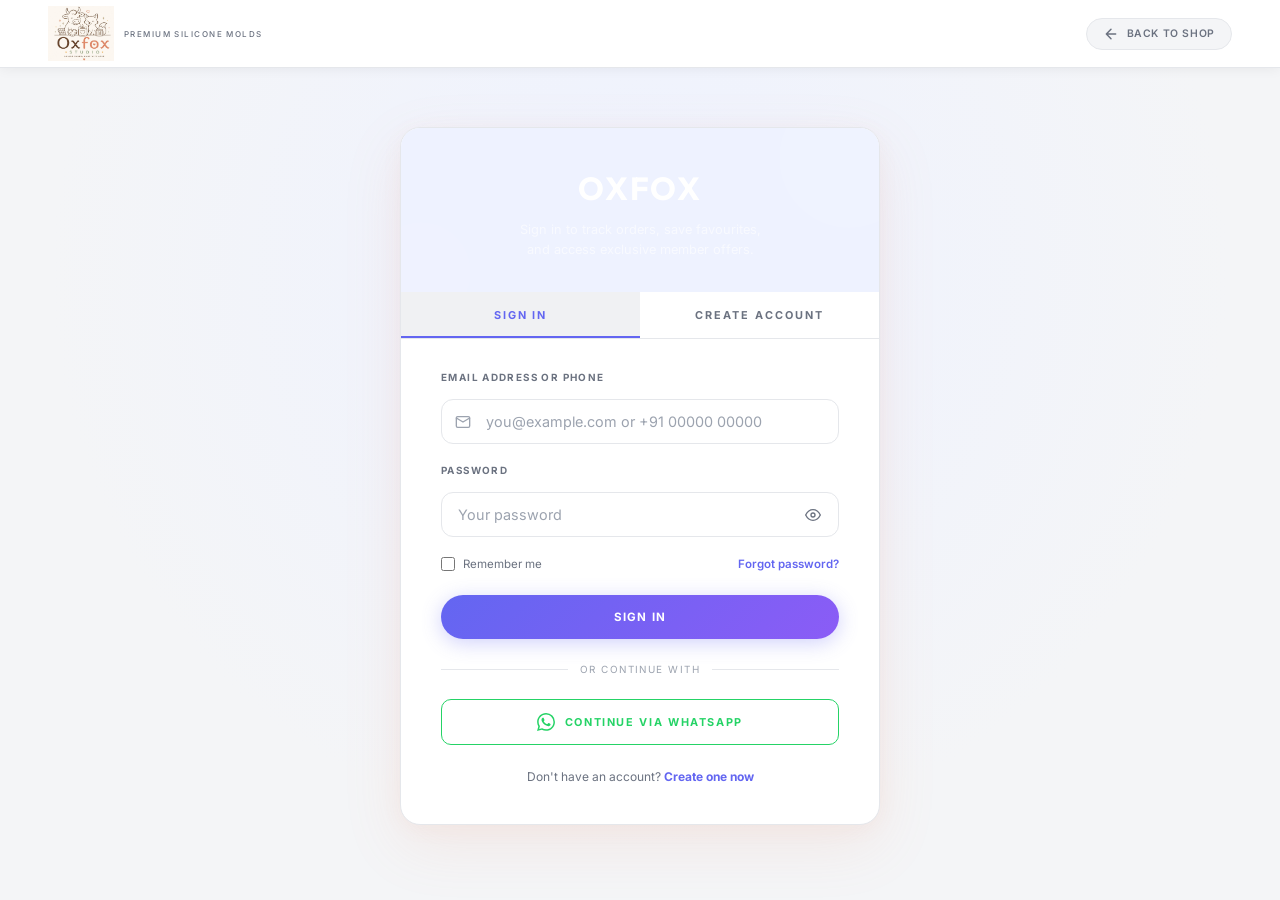
<file: oxfox-login.html>
<!DOCTYPE html>
<html lang="en">
<head>
<meta charset="UTF-8">
<meta name="viewport" content="width=device-width,initial-scale=1.0">
<title>Login / Sign Up — Oxfox</title>
<link rel="stylesheet" href="oxfox-theme.css">
<style>
body{min-height:100vh;display:flex;flex-direction:column}

/* ── NAV ── */
#nav{position:fixed;top:0;left:0;right:0;z-index:100;background:rgba(255,255,255,.95);backdrop-filter:blur(20px);-webkit-backdrop-filter:blur(20px);border-bottom:1px solid #E5E7EB;box-shadow:0 1px 12px rgba(0,0,0,.06);padding:0 3rem;height:68px;display:flex;align-items:center;justify-content:space-between}

/* ── MAIN LAYOUT ── */
.auth-wrapper{flex:1;display:flex;align-items:center;justify-content:center;padding:100px 1.5rem 3rem;background:radial-gradient(ellipse at 50% 30%,var(--mr3) 0%,var(--pk) 65%)}
.auth-card{background:var(--pk3);border:1.5px solid var(--brd);border-radius:20px;width:100%;max-width:480px;box-shadow:0 20px 60px rgba(230,139,110,.12),0 4px 20px rgba(230,139,110,.06);overflow:hidden}

/* ── CARD HEADER ── */
.auth-header{background:var(--mr3);padding:2.5rem 2.5rem 2rem;text-align:center;position:relative;overflow:hidden}
.auth-header::before{content:'';position:absolute;top:-40px;right:-40px;width:140px;height:140px;border-radius:50%;background:rgba(255,255,255,.04)}
.auth-header::after{content:'';position:absolute;bottom:-30px;left:-30px;width:100px;height:100px;border-radius:50%;background:rgba(255,255,255,.03)}
.auth-brand{font-family:'Outfit',sans-serif;font-size:2rem;font-weight:700;color:var(--wh);letter-spacing:.06em;position:relative;z-index:1}
.auth-brand-sub{font-size:.58rem;letter-spacing:.28em;text-transform:uppercase;color:rgba(255,255,255,.45);margin-top:.25rem;position:relative;z-index:1}
.auth-tagline{font-size:.8rem;color:rgba(255,255,255,.6);margin-top:.75rem;line-height:1.6;position:relative;z-index:1}

/* ── TABS ── */
.auth-tabs{display:grid;grid-template-columns:1fr 1fr;border-bottom:1.5px solid var(--brd)}
.tab-btn{padding:1rem;font-family:'Inter',sans-serif;font-size:.68rem;letter-spacing:.18em;text-transform:uppercase;font-weight:700;background:none;border:none;cursor:pointer;color:var(--mu);transition:all .3s;position:relative}
.tab-btn.active{color:var(--mr);background:var(--pk4)}
.tab-btn.active::after{content:'';position:absolute;bottom:0;left:0;right:0;height:2.5px;background:var(--mr)}
.tab-btn:hover:not(.active){background:var(--pk3);color:var(--tx)}

/* ── FORMS ── */
.auth-body{padding:2rem 2.5rem 2.5rem}
.form-panel{display:none}
.form-panel.active{display:block}


/* remember + forgot row */
.form-extras{display:flex;align-items:center;justify-content:space-between;margin-bottom:1.5rem}
.remember-wrap{display:flex;align-items:center;gap:.5rem;cursor:pointer;font-size:.72rem;color:var(--mu)}
.remember-wrap input{accent-color:var(--mr);width:14px;height:14px;cursor:pointer}
.forgot-btn{background:none;border:none;cursor:pointer;font-size:.72rem;color:var(--mr);font-family:'Inter',sans-serif;font-weight:600;transition:opacity .25s;padding:0}
.forgot-btn:hover{opacity:.7;text-decoration:underline}

/* terms */
.terms-wrap{display:flex;align-items:flex-start;gap:.6rem;margin-bottom:1.5rem}
.terms-wrap input{accent-color:var(--mr);width:14px;height:14px;cursor:pointer;flex-shrink:0;margin-top:2px}
.terms-wrap label{font-size:.72rem;color:var(--mu);line-height:1.55;cursor:pointer}
.terms-wrap a{color:var(--mr);font-weight:600;text-decoration:none}
.terms-wrap a:hover{text-decoration:underline}


/* divider */
.auth-divider{display:flex;align-items:center;gap:.75rem;margin:1.5rem 0}
.auth-divider::before,.auth-divider::after{content:'';flex:1;height:1px;background:var(--brd)}
.auth-divider span{font-size:.62rem;color:var(--mu2);text-transform:uppercase;letter-spacing:.15em;white-space:nowrap}

/* whatsapp sign-in */
.btn-wa{width:100%;padding:13px;background:transparent;color:#25D366;border:1.5px solid #25D366;border-radius:var(--r);font-family:'Inter',sans-serif;font-size:.68rem;letter-spacing:.15em;text-transform:uppercase;font-weight:700;cursor:pointer;display:flex;align-items:center;justify-content:center;gap:.6rem;transition:all .3s}
.btn-wa:hover{background:#25D366;color:var(--wh)}

/* switch prompt */
.switch-prompt{text-align:center;margin-top:1.5rem;font-size:.75rem;color:var(--mu)}
.switch-prompt button{background:none;border:none;color:var(--mr);font-family:'Inter',sans-serif;font-weight:700;cursor:pointer;font-size:.75rem;transition:opacity .25s;padding:0}
.switch-prompt button:hover{opacity:.7;text-decoration:underline}

/* success state */
.success-panel{display:none;text-align:center;padding:1.5rem 0}
.success-panel.show{display:block}
.success-icon{font-size:3rem;margin-bottom:1rem}
.success-title{font-family:'Outfit',sans-serif;font-size:1.8rem;font-weight:700;color:var(--tx);margin-bottom:.5rem}
.success-sub{font-size:.82rem;color:var(--mu);line-height:1.7;margin-bottom:1.5rem}
.success-uid{display:inline-block;background:var(--pk);border:1.5px solid var(--brd);border-radius:8px;padding:.75rem 1.5rem;margin-bottom:1.5rem}
.uid-label{font-size:.55rem;letter-spacing:.28em;text-transform:uppercase;color:var(--mu);margin-bottom:.3rem}
.uid-value{font-family:'Outfit',sans-serif;font-size:1.3rem;font-weight:700;color:var(--mr);letter-spacing:.08em}

/* forgot password overlay */
.overlay{position:fixed;inset:0;z-index:200;background:rgba(60,8,8,.55);display:flex;align-items:center;justify-content:center;padding:1.5rem;opacity:0;visibility:hidden;transition:all .3s var(--ease)}
.overlay.show{opacity:1;visibility:visible}
.overlay-card{background:var(--pk3);border-radius:16px;padding:2.5rem;max-width:420px;width:100%;box-shadow:0 24px 60px rgba(230,139,110,.2);transform:translateY(20px);transition:transform .35s var(--ease)}
.overlay.show .overlay-card{transform:translateY(0)}
.overlay-title{font-family:'Outfit',sans-serif;font-size:1.6rem;font-weight:700;color:var(--tx);margin-bottom:.5rem}
.overlay-sub{font-size:.8rem;color:var(--mu);margin-bottom:1.5rem;line-height:1.6}
.overlay-close{position:absolute;top:1rem;right:1rem;background:none;border:none;font-size:1.2rem;cursor:pointer;color:var(--mu);padding:4px;border-radius:50%;transition:all .2s}
.overlay-close:hover{background:var(--pk2);color:var(--tx)}

/* input icon prefix — kept for specificity override */
.f-icon-wrap .f-input{padding-left:44px}

/* user info banner (after login) */
.user-banner{background:var(--mr3);color:var(--wh);padding:1rem 2.5rem;display:flex;align-items:center;justify-content:space-between;gap:1rem;flex-wrap:wrap}
.user-banner-name{font-family:'Outfit',sans-serif;font-size:1.1rem;font-weight:700}
.user-banner-uid{font-size:.62rem;letter-spacing:.15em;text-transform:uppercase;color:rgba(255,255,255,.5);margin-top:.15rem}
.btn-signout{background:transparent;border:1px solid rgba(255,255,255,.3);color:var(--wh);padding:8px 18px;border-radius:6px;font-size:.62rem;letter-spacing:.15em;text-transform:uppercase;font-family:'Inter',sans-serif;font-weight:700;cursor:pointer;transition:all .3s}
.btn-signout:hover{background:rgba(255,255,255,.1);border-color:rgba(255,255,255,.5)}

/* ── RESPONSIVE ── */
@media(max-width:560px){
  #nav{padding:0 1.25rem}
  .auth-body{padding:1.5rem 1.5rem 2rem}
  .auth-header{padding:2rem 1.5rem 1.5rem}
  .form-row{grid-template-columns:1fr}
  .auth-card{border-radius:14px}
}

</style>
</head>
<body>

<!-- NAV -->
<nav id="nav">
  <a class="nav-logo-wrap" href="/">
    <img src="Logo.png" alt="Oxfox Studio">
    <span class="nav-tagline">Premium Silicone Molds</span>
  </a>
  <a class="nav-back" href="/">
    <svg width="16" height="16" viewBox="0 0 24 24" fill="none" stroke="currentColor" stroke-width="2.2" stroke-linecap="round" stroke-linejoin="round"><path d="M19 12H5M12 5l-7 7 7 7"/></svg>
    Back to Shop
  </a>
</nav>

<!-- MAIN -->
<div class="auth-wrapper">
  <div class="auth-card" id="auth-card">

    <!-- Card header -->
    <div class="auth-header">
      <div class="auth-brand">OXFOX</div>
      <p class="auth-tagline">Sign in to track orders, save favourites,<br>and access exclusive member offers.</p>
    </div>

    <!-- Tabs -->
    <div class="auth-tabs">
      <button class="tab-btn active" id="tab-login" onclick="switchTab('login')">Sign In</button>
      <button class="tab-btn" id="tab-register" onclick="switchTab('register')">Create Account</button>
    </div>

    <!-- Body -->
    <div class="auth-body">

      <!-- ───── LOGIN PANEL ───── -->
      <div class="form-panel active" id="panel-login">
        <div class="success-panel" id="login-success">
          <div class="success-icon">👋</div>
          <div class="success-title">Welcome back!</div>
          <p class="success-sub" id="login-welcome-msg">You are now signed in.</p>
          <a href="/" class="btn-submit" style="display:inline-block;text-decoration:none;margin-bottom:.75rem;padding:14px 32px;width:auto">Go to Shop &rarr;</a>
        </div>

        <div id="login-form-inner">
          <!-- Email / Phone -->
          <div class="form-group">
            <label class="f-label" for="l-email">Email Address or Phone</label>
            <div class="f-icon-wrap">
              <span class="f-icon">
                <svg width="16" height="16" viewBox="0 0 24 24" fill="none" stroke="currentColor" stroke-width="2" stroke-linecap="round" stroke-linejoin="round"><path d="M4 4h16c1.1 0 2 .9 2 2v12c0 1.1-.9 2-2 2H4c-1.1 0-2-.9-2-2V6c0-1.1.9-2 2-2z"/><polyline points="22,6 12,12 2,6"/></svg>
              </span>
              <input class="f-input" type="text" id="l-email" placeholder="you@example.com or +91 00000 00000" autocomplete="email">
            </div>
            <div class="f-error" id="l-email-err">Please enter a valid email or phone number.</div>
          </div>

          <!-- Password -->
          <div class="form-group">
            <label class="f-label" for="l-pass">Password</label>
            <div class="pw-wrap">
              <input class="f-input" type="password" id="l-pass" placeholder="Your password" autocomplete="current-password">
              <button class="pw-toggle" type="button" onclick="togglePw('l-pass',this)" aria-label="Toggle password">
                <svg width="16" height="16" viewBox="0 0 24 24" fill="none" stroke="currentColor" stroke-width="2" stroke-linecap="round" stroke-linejoin="round" class="eye-on"><path d="M1 12s4-8 11-8 11 8 11 8-4 8-11 8-11-8-11-8z"/><circle cx="12" cy="12" r="3"/></svg>
              </button>
            </div>
            <div class="f-error" id="l-pass-err">Password is required.</div>
          </div>

          <!-- Remember + Forgot -->
          <div class="form-extras">
            <label class="remember-wrap">
              <input type="checkbox" id="l-remember">
              <span>Remember me</span>
            </label>
            <button class="forgot-btn" onclick="showForgot()">Forgot password?</button>
          </div>

          <button class="btn-submit" id="btn-login" onclick="doLogin()">Sign In</button>

          <div class="auth-divider"><span>or continue with</span></div>

          <button class="btn-wa" onclick="whatsappLogin()">
            <svg width="18" height="18" viewBox="0 0 24 24" fill="currentColor"><path d="M17.472 14.382c-.297-.149-1.758-.867-2.03-.967-.273-.099-.471-.148-.67.15-.197.297-.767.966-.94 1.164-.173.199-.347.223-.644.075-.297-.15-1.255-.463-2.39-1.475-.883-.788-1.48-1.761-1.653-2.059-.173-.297-.018-.458.13-.606.134-.133.298-.347.446-.52.149-.174.198-.298.298-.497.099-.198.05-.371-.025-.52-.075-.149-.669-1.612-.916-2.207-.242-.579-.487-.5-.669-.51-.173-.008-.371-.01-.57-.01-.198 0-.52.074-.792.372-.272.297-1.04 1.016-1.04 2.479 0 1.462 1.065 2.875 1.213 3.074.149.198 2.096 3.2 5.077 4.487.709.306 1.262.489 1.694.625.712.227 1.36.195 1.871.118.571-.085 1.758-.719 2.006-1.413.248-.694.248-1.289.173-1.413-.074-.124-.272-.198-.57-.347m-5.421 7.403h-.004a9.87 9.87 0 01-5.031-1.378l-.361-.214-3.741.982.998-3.648-.235-.374a9.86 9.86 0 01-1.51-5.26c.001-5.45 4.436-9.884 9.888-9.884 2.64 0 5.122 1.03 6.988 2.898a9.825 9.825 0 012.893 6.994c-.003 5.45-4.437 9.884-9.885 9.884m8.413-18.297A11.815 11.815 0 0012.05 0C5.495 0 .16 5.335.157 11.892c0 2.096.547 4.142 1.588 5.945L.057 24l6.305-1.654a11.882 11.882 0 005.683 1.448h.005c6.554 0 11.89-5.335 11.893-11.893a11.821 11.821 0 00-3.48-8.413z"/></svg>
            Continue via WhatsApp
          </button>

          <div class="switch-prompt">
            Don't have an account?
            <button onclick="switchTab('register')">Create one now</button>
          </div>
        </div>
      </div>

      <!-- ───── REGISTER PANEL ───── -->
      <div class="form-panel" id="panel-register">
        <div class="success-panel" id="register-success">
          <div class="success-icon">🎉</div>
          <div class="success-title">Account Created!</div>
          <p class="success-sub">Welcome to Oxfox. Your User ID has been generated.</p>
          <div class="success-uid">
            <div class="uid-label">Your User ID</div>
            <div class="uid-value" id="new-uid">OXF-000000</div>
          </div>
          <p style="font-size:.72rem;color:var(--mu);margin-bottom:1.5rem">Save this ID — you'll need it to track orders and access member benefits.</p>
          <a href="/" class="btn-submit" style="display:inline-block;text-decoration:none;margin-bottom:.75rem;padding:14px 32px;width:auto">Start Shopping &rarr;</a>
        </div>

        <div id="register-form-inner">
          <!-- Full name -->
          <div class="form-row">
            <div class="form-group">
              <label class="f-label" for="r-fname">First Name *</label>
              <input class="f-input" type="text" id="r-fname" placeholder="First name" autocomplete="given-name">
              <div class="f-error" id="r-fname-err">First name is required.</div>
            </div>
            <div class="form-group">
              <label class="f-label" for="r-lname">Last Name *</label>
              <input class="f-input" type="text" id="r-lname" placeholder="Last name" autocomplete="family-name">
            </div>
          </div>

          <!-- Email -->
          <div class="form-group">
            <label class="f-label" for="r-email">Email Address *</label>
            <div class="f-icon-wrap">
              <span class="f-icon">
                <svg width="16" height="16" viewBox="0 0 24 24" fill="none" stroke="currentColor" stroke-width="2" stroke-linecap="round" stroke-linejoin="round"><path d="M4 4h16c1.1 0 2 .9 2 2v12c0 1.1-.9 2-2 2H4c-1.1 0-2-.9-2-2V6c0-1.1.9-2 2-2z"/><polyline points="22,6 12,12 2,6"/></svg>
              </span>
              <input class="f-input" type="email" id="r-email" placeholder="you@example.com" autocomplete="email">
            </div>
            <div class="f-error" id="r-email-err">Please enter a valid email address.</div>
          </div>

          <!-- Phone -->
          <div class="form-group">
            <label class="f-label" for="r-phone">Phone Number *</label>
            <div class="f-icon-wrap">
              <span class="f-icon">
                <svg width="15" height="15" viewBox="0 0 24 24" fill="none" stroke="currentColor" stroke-width="2" stroke-linecap="round" stroke-linejoin="round"><path d="M22 16.92v3a2 2 0 01-2.18 2 19.79 19.79 0 01-8.63-3.07A19.5 19.5 0 013.62 10.5 19.79 19.79 0 01.55 2.18 2 2 0 012.52 0h3a2 2 0 012 1.72c.127.96.361 1.903.7 2.81a2 2 0 01-.45 2.11L6.91 7.91a16 16 0 006.06 6.06l.88-.88a2 2 0 012.11-.45c.907.339 1.85.573 2.81.7A2 2 0 0122 16.92z"/></svg>
              </span>
              <input class="f-input" type="tel" id="r-phone" placeholder="+91 00000 00000" autocomplete="tel">
            </div>
            <div class="f-error" id="r-phone-err">Please enter a valid 10-digit phone number.</div>
          </div>

          <!-- Password -->
          <div class="form-group">
            <label class="f-label" for="r-pass">Password *</label>
            <div class="pw-wrap">
              <input class="f-input" type="password" id="r-pass" placeholder="Create a strong password" autocomplete="new-password" oninput="checkStrength(this.value)">
              <button class="pw-toggle" type="button" onclick="togglePw('r-pass',this)" aria-label="Toggle password">
                <svg width="16" height="16" viewBox="0 0 24 24" fill="none" stroke="currentColor" stroke-width="2" stroke-linecap="round" stroke-linejoin="round" class="eye-on"><path d="M1 12s4-8 11-8 11 8 11 8-4 8-11 8-11-8-11-8z"/><circle cx="12" cy="12" r="3"/></svg>
              </button>
            </div>
            <div class="strength-wrap" id="strength-wrap">
              <div class="strength-track"><div class="strength-fill" id="strength-fill"></div></div>
              <div class="strength-lbl" id="strength-lbl"></div>
            </div>
            <div class="f-hint">Min. 8 characters, include numbers &amp; symbols for best security.</div>
            <div class="f-error" id="r-pass-err">Password must be at least 8 characters.</div>
          </div>

          <!-- Confirm password -->
          <div class="form-group">
            <label class="f-label" for="r-pass2">Confirm Password *</label>
            <div class="pw-wrap">
              <input class="f-input" type="password" id="r-pass2" placeholder="Re-enter password" autocomplete="new-password">
              <button class="pw-toggle" type="button" onclick="togglePw('r-pass2',this)" aria-label="Toggle password">
                <svg width="16" height="16" viewBox="0 0 24 24" fill="none" stroke="currentColor" stroke-width="2" stroke-linecap="round" stroke-linejoin="round" class="eye-on"><path d="M1 12s4-8 11-8 11 8 11 8-4 8-11 8-11-8-11-8z"/><circle cx="12" cy="12" r="3"/></svg>
              </button>
            </div>
            <div class="f-error" id="r-pass2-err">Passwords do not match.</div>
          </div>

          <!-- Terms -->
          <div class="terms-wrap">
            <input type="checkbox" id="r-terms">
            <label for="r-terms">
              I agree to the <a href="#" onclick="return false">Terms of Service</a> and <a href="#" onclick="return false">Privacy Policy</a> of Oxfox.
            </label>
          </div>

          <button class="btn-submit" id="btn-register" onclick="doRegister()">Create My Account</button>

          <div class="switch-prompt" style="margin-top:1.25rem">
            Already have an account?
            <button onclick="switchTab('login')">Sign in here</button>
          </div>
        </div>
      </div>

    </div>
  </div>
</div>

<!-- FORGOT PASSWORD OVERLAY -->
<div class="overlay" id="forgot-overlay" onclick="closeForgotOutside(event)">
  <div class="overlay-card" style="position:relative">
    <button class="overlay-close" onclick="closeForgot()">&#10005;</button>
    <h2 class="overlay-title">Reset Password</h2>
    <p class="overlay-sub">Enter your registered email address. We'll send a reset link via WhatsApp or email.</p>

    <div id="forgot-form">
      <div class="form-group">
        <label class="f-label" for="fp-email">Email Address</label>
        <input class="f-input" type="email" id="fp-email" placeholder="you@example.com">
      </div>
      <button class="btn-submit" onclick="sendReset()">Send Reset Link</button>
    </div>

    <div id="forgot-sent" style="display:none;text-align:center;padding:1rem 0">
      <div style="font-size:2rem;margin-bottom:.75rem">📩</div>
      <p style="font-weight:700;color:var(--tx);margin-bottom:.5rem">Reset link sent!</p>
      <p style="font-size:.8rem;color:var(--mu);line-height:1.6">Check your email inbox (or WhatsApp) for the password reset link.</p>
      <button class="btn-submit" style="margin-top:1.25rem" onclick="closeForgot()">Back to Sign In</button>
    </div>
  </div>
</div>

<div id="toast"></div>

<script>
// ── TAB SWITCHING ────────────────────────────────────
function switchTab(tab){
  ['login','register'].forEach(t=>{
    document.getElementById('tab-'+t).classList.toggle('active',t===tab);
    document.getElementById('panel-'+t).classList.toggle('active',t===tab);
  });
  clearErrors();
}

// ── PASSWORD VISIBILITY ─────────────────────────────
function togglePw(id,btn){
  const inp=document.getElementById(id);
  const show=inp.type==='password';
  inp.type=show?'text':'password';
  btn.innerHTML=show
    ?'<svg width="16" height="16" viewBox="0 0 24 24" fill="none" stroke="currentColor" stroke-width="2" stroke-linecap="round" stroke-linejoin="round"><path d="M17.94 17.94A10.07 10.07 0 0112 20c-7 0-11-8-11-8a18.45 18.45 0 015.06-5.94M9.9 4.24A9.12 9.12 0 0112 4c7 0 11 8 11 8a18.5 18.5 0 01-2.16 3.19m-6.72-1.07a3 3 0 11-4.24-4.24"/><line x1="1" y1="1" x2="23" y2="23"/></svg>'
    :'<svg width="16" height="16" viewBox="0 0 24 24" fill="none" stroke="currentColor" stroke-width="2" stroke-linecap="round" stroke-linejoin="round"><path d="M1 12s4-8 11-8 11 8 11 8-4 8-11 8-11-8-11-8z"/><circle cx="12" cy="12" r="3"/></svg>';
}

// ── PASSWORD STRENGTH ───────────────────────────────
function checkStrength(val){
  const wrap=document.getElementById('strength-wrap');
  const fill=document.getElementById('strength-fill');
  const lbl=document.getElementById('strength-lbl');
  if(!val){wrap.classList.remove('show');return;}
  wrap.classList.add('show');
  let score=0;
  if(val.length>=8)score++;
  if(val.length>=12)score++;
  if(/[A-Z]/.test(val))score++;
  if(/[0-9]/.test(val))score++;
  if(/[^A-Za-z0-9]/.test(val))score++;
  const levels=[
    {w:'20%',bg:'#e74c3c',t:'Weak'},
    {w:'40%',bg:'#e67e22',t:'Fair'},
    {w:'60%',bg:'#f1c40f',t:'Good'},
    {w:'80%',bg:'#2ecc71',t:'Strong'},
    {w:'100%',bg:'#27ae60',t:'Very Strong'}
  ];
  const lvl=levels[Math.min(score,4)];
  fill.style.width=lvl.w;
  fill.style.background=lvl.bg;
  lbl.textContent=lvl.t;
  lbl.style.color=lvl.bg;
}

// ── VALIDATION HELPERS ──────────────────────────────
function showErr(id,msg){
  const el=document.getElementById(id);
  if(!el)return;
  el.textContent=msg||el.textContent;
  el.style.display='block';
  const inp=document.getElementById(id.replace('-err','').replace('r-','r-').replace('l-','l-'));
  if(inp)inp.classList.add('error');
}
function hideErr(id){
  const el=document.getElementById(id);
  if(el)el.style.display='none';
  const inp=document.getElementById(id.replace('-err',''));
  if(inp)inp.classList.remove('error');
}
function clearErrors(){
  document.querySelectorAll('.f-error').forEach(e=>e.style.display='none');
  document.querySelectorAll('.f-input.error').forEach(e=>e.classList.remove('error'));
}
function isValidEmail(v){return /^[^\s@]+@[^\s@]+\.[^\s@]+$/.test(v);}
function isValidPhone(v){return /^[+]?[\d\s\-().]{10,15}$/.test(v.replace(/\s/g,''));}

// ── USER STORE (localStorage + Django API) ──────────
const API_BASE='http://localhost:8006/api';
async function apiPost(path,body){
  try{
    const res=await fetch(API_BASE+path,{method:'POST',headers:{'Content-Type':'application/json'},body:JSON.stringify(body)});
    const data=await res.json();
    return{ok:res.ok,status:res.status,data};
  }catch(e){return{ok:false,status:0,data:null};}
}
function getUsers(){try{return JSON.parse(localStorage.getItem('oxfox_users')||'[]');}catch{return[];}}
function saveUsers(u){localStorage.setItem('oxfox_users',JSON.stringify(u));}
function getSession(){try{return JSON.parse(localStorage.getItem('oxfox_session')||'null');}catch{return null;}}
function saveSession(u){localStorage.setItem('oxfox_session',JSON.stringify(u));}
function clearSession(){localStorage.removeItem('oxfox_session');}
function genUID(){return 'OXF-'+Math.random().toString(36).substr(2,6).toUpperCase();}

// ── LOGIN ───────────────────────────────────────────
async function doLogin(){
  clearErrors();
  const email=document.getElementById('l-email').value.trim();
  const pass=document.getElementById('l-pass').value;
  let ok=true;

  if(!email){showErr('l-email-err','Email or phone is required.');ok=false;}
  if(!pass){showErr('l-pass-err','Password is required.');ok=false;}
  if(!ok)return;

  const btn=document.getElementById('btn-login');
  btn.disabled=true;
  btn.innerHTML='<span class="spinner"></span>Signing in…';

  // Try Django API first
  const apiRes=await apiPost('/auth/login/',{username:email,password:pass});
  if(apiRes.ok&&apiRes.data?.access){
    const d=apiRes.data;
    const sess={
      uid:d.user?.id?'OXF-'+String(d.user.id).padStart(6,'0'):genUID(),
      email:d.user?.email||email,
      fname:d.user?.first_name||email.split('@')[0],
      lname:d.user?.last_name||'',
      token:d.access,
      refresh:d.refresh,
    };
    saveSession(sess);
    btn.disabled=false;btn.innerHTML='Sign In';
    document.getElementById('login-form-inner').style.display='none';
    document.getElementById('login-welcome-msg').textContent='Welcome back, '+sess.fname+'! Signed in via OXFOX account.';
    document.getElementById('login-success').classList.add('show');
    toast('Signed in successfully!','green');
    return;
  }

  // API error with a message
  if(apiRes.status>=400&&apiRes.status<500&&apiRes.data){
    btn.disabled=false;btn.innerHTML='Sign In';
    const msg=apiRes.data?.detail||apiRes.data?.non_field_errors?.[0]||'Incorrect credentials.';
    showErr('l-pass-err',msg);
    return;
  }

  // Fallback: localStorage
  const users=getUsers();
  const user=users.find(u=>u.email===email||u.phone===email);
  btn.disabled=false;btn.innerHTML='Sign In';
  if(!user){showErr('l-email-err','No account found with this email or phone.');return;}
  if(user.password!==btoa(pass)){showErr('l-pass-err','Incorrect password. Please try again.');return;}
  if(document.getElementById('l-remember').checked)saveSession(user);
  document.getElementById('login-form-inner').style.display='none';
  document.getElementById('login-welcome-msg').textContent='Welcome back, '+user.fname+'! Your User ID: '+user.uid;
  document.getElementById('login-success').classList.add('show');
  toast('Signed in successfully!','green');
}

// ── REGISTER ────────────────────────────────────────
async function doRegister(){
  clearErrors();
  const fname=document.getElementById('r-fname').value.trim();
  const lname=document.getElementById('r-lname').value.trim();
  const email=document.getElementById('r-email').value.trim();
  const phone=document.getElementById('r-phone').value.trim();
  const pass=document.getElementById('r-pass').value;
  const pass2=document.getElementById('r-pass2').value;
  const terms=document.getElementById('r-terms').checked;
  let ok=true;

  if(!fname){showErr('r-fname-err','First name is required.');ok=false;}
  if(!email||!isValidEmail(email)){showErr('r-email-err','Please enter a valid email address.');ok=false;}
  if(!phone||!isValidPhone(phone)){showErr('r-phone-err','Please enter a valid phone number.');ok=false;}
  if(pass.length<8){showErr('r-pass-err','Password must be at least 8 characters.');ok=false;}
  if(pass!==pass2){showErr('r-pass2-err','Passwords do not match.');ok=false;}
  if(!terms){toast('Please accept the Terms of Service to continue.');ok=false;}
  if(!ok)return;

  const btn=document.getElementById('btn-register');
  btn.disabled=true;
  btn.innerHTML='<span class="spinner"></span>Creating account…';

  // Try Django API first
  const apiRes=await apiPost('/auth/register/',{username:email,email,first_name:fname,last_name:lname,phone,password:pass,password2:pass2});
  if(apiRes.ok){
    // Auto-login after registration
    const loginRes=await apiPost('/auth/login/',{username:email,password:pass});
    let sess;
    if(loginRes.ok&&loginRes.data?.access){
      const d=loginRes.data;
      sess={uid:d.user?.id?'OXF-'+String(d.user.id).padStart(6,'0'):genUID(),email,fname,lname,token:d.access,refresh:d.refresh};
    } else {
      sess={uid:genUID(),email,fname,lname};
    }
    saveSession(sess);
    localStorage.setItem('oxfox_first_email_login','1');
    btn.disabled=false;btn.innerHTML='Create My Account';
    document.getElementById('new-uid').textContent=sess.uid;
    document.getElementById('register-form-inner').style.display='none';
    document.getElementById('register-success').classList.add('show');
    toast('Account created! Welcome, '+fname+'!','green');
    return;
  }

  if(apiRes.status>=400&&apiRes.status<500&&apiRes.data){
    btn.disabled=false;btn.innerHTML='Create My Account';
    const errs=apiRes.data;
    if(errs.email)showErr('r-email-err',Array.isArray(errs.email)?errs.email[0]:errs.email);
    else if(errs.password)showErr('r-pass-err',Array.isArray(errs.password)?errs.password[0]:errs.password);
    else if(errs.non_field_errors)toast(errs.non_field_errors[0]);
    return;
  }

  // Fallback: localStorage
  const users=getUsers();
  if(users.find(u=>u.email===email)){btn.disabled=false;btn.innerHTML='Create My Account';showErr('r-email-err','An account with this email already exists.');return;}
  const uid=genUID();
  const newUser={uid,fname,lname,email,phone,password:btoa(pass),joined:new Date().toISOString()};
  users.push(newUser);saveUsers(users);saveSession(newUser);localStorage.setItem('oxfox_first_email_login','1');
  btn.disabled=false;btn.innerHTML='Create My Account';
  document.getElementById('new-uid').textContent=uid;
  document.getElementById('register-form-inner').style.display='none';
  document.getElementById('register-success').classList.add('show');
  toast('Account created! User ID: '+uid,'green');
}

// ── WHATSAPP LOGIN ──────────────────────────────────
function whatsappLogin(){
  window.open('https://wa.me/917395906336?text=Hi+OXFOX+Studio!+I+want+to+login+%2F+create+my+account.','_blank');
  toast('Opening WhatsApp…');
}

// ── FORGOT PASSWORD ─────────────────────────────────
function showForgot(){document.getElementById('forgot-overlay').classList.add('show');}
function closeForgot(){
  document.getElementById('forgot-overlay').classList.remove('show');
  document.getElementById('forgot-form').style.display='block';
  document.getElementById('forgot-sent').style.display='none';
  document.getElementById('fp-email').value='';
}
function closeForgotOutside(e){if(e.target===document.getElementById('forgot-overlay'))closeForgot();}
function sendReset(){
  const email=document.getElementById('fp-email').value.trim();
  if(!email||!isValidEmail(email)){toast('Please enter a valid email address.');return;}
  document.getElementById('forgot-form').style.display='none';
  document.getElementById('forgot-sent').style.display='block';
}

// ── TOAST ───────────────────────────────────────────
function toast(msg,type){
  const t=document.getElementById('toast');
  t.textContent=msg;
  t.className='show'+(type==='green'?' green':'');
  setTimeout(()=>t.className='',3000);
}

// ── SEED TEST ACCOUNTS (runs once) ──────────────────
function seedTestAccounts(){
  if(localStorage.getItem('oxfox_seeded'))return;
  const testUsers=[
    {uid:'OXF-TEST01',fname:'Priya',lname:'Sharma',email:'test@oxfox.com',phone:'+91 98765 43210',password:btoa('Test@1234'),joined:'2024-01-01T00:00:00.000Z'},
    {uid:'OXF-TEST02',fname:'Rahul',lname:'Verma',email:'demo@oxfox.com',phone:'+91 91234 56789',password:btoa('Demo@5678'),joined:'2024-01-01T00:00:00.000Z'}
  ];
  const existing=getUsers();
  const merged=[...existing,...testUsers.filter(t=>!existing.find(e=>e.email===t.email))];
  saveUsers(merged);
  localStorage.setItem('oxfox_seeded','1');
}

// ── AUTO-CHECK SESSION ON LOAD ───────────────────────
window.addEventListener('DOMContentLoaded',()=>{
  seedTestAccounts();
  const session=getSession();
  if(session){
    document.getElementById('login-form-inner').style.display='none';
    document.getElementById('login-welcome-msg').textContent=
      'Welcome back, '+session.fname+'! Your User ID: '+session.uid;
    document.getElementById('login-success').classList.add('show');
  }
});
</script>
</body>
</html>
</file>
<file: oxfox-theme.css>
/* ══════════════════════════════════════════════════
   OXFOX STUDIO — SHARED THEME
   Change here → applies to ALL pages automatically
   ══════════════════════════════════════════════════ */

/* ── GOOGLE FONTS ── */
@import url('https://fonts.googleapis.com/css2?family=Inter:wght@300;400;500;600;700;800&family=Outfit:wght@600;700;800;900&display=swap');

/* ── DESIGN TOKENS ── */
:root{
  /* backgrounds — white & light grey */
  --pk:#F4F5F7;
  --pk2:#FFFFFF;
  --pk3:#FFFFFF;
  --pk4:#F0F1F3;

  /* accent colours */
  --mr:#6366F1;       /* indigo — primary accent  */
  --mr2:#4F46E5;      /* deeper indigo — hover    */
  --mr3:#EEF2FF;      /* very light indigo tint   */

  /* text */
  --tx:#111827;       /* dark charcoal            */
  --mu:#6B7280;       /* medium grey muted        */
  --mu2:#9CA3AF;      /* light grey extra-muted   */

  /* neutrals */
  --wh:#FFFFFF;
  --offwh:#F4F5F7;

  /* borders */
  --brd:#E5E7EB;
  --brd2:#D1D5DB;

  /* highlights */
  --gold:#F59E0B;     /* amber highlight          */
  --sage:#10B981;     /* emerald green            */

  /* status */
  --green:#22c55e;
  --red:#ef4444;
  --amber:#f59e0b;
  --blue:#3b82f6;

  /* misc */
  --ease:cubic-bezier(.16,1,.3,1);
  --r:10px;

  /* gradient shorthand */
  --grad:linear-gradient(135deg,#6366F1,#8B5CF6);
  --grad2:linear-gradient(135deg,#4F46E5,#6366F1);
}

/* ── RESET ── */
*,*::before,*::after{box-sizing:border-box;margin:0;padding:0}
html{scroll-behavior:smooth;overflow-x:hidden;font-size:16px}
body{font-family:'Inter',sans-serif;background:var(--pk);color:var(--tx);overflow-x:hidden}
::-webkit-scrollbar{width:5px}
::-webkit-scrollbar-track{background:var(--pk2)}
::-webkit-scrollbar-thumb{background:var(--mr2);border-radius:4px}

/* ── SHARED ANIMATIONS ── */
@keyframes spin{to{transform:translate(-50%,-50%) rotate(360deg)}}
@keyframes spin-plain{to{transform:rotate(360deg)}}
@keyframes fadeUp{to{opacity:1;transform:none}}
@keyframes slideUp{from{opacity:0;transform:translateY(32px)}to{opacity:1;transform:translateY(0)}}
@keyframes blink{0%,100%{opacity:1}50%{opacity:.3}}
@keyframes floatBob{0%,100%{transform:translateY(0)}50%{transform:translateY(-6px)}}
@keyframes pageIn{from{opacity:0;transform:translateY(18px)}to{opacity:1;transform:translateY(0)}}
@keyframes loadbar{to{transform:translateX(0)}}

/* ── BUTTONS ── */
.btn-primary{
  font-size:.72rem;letter-spacing:.08em;text-transform:uppercase;
  font-family:'Inter',sans-serif;font-weight:700;
  color:var(--wh);background:var(--grad);border:none;
  padding:14px 32px;border-radius:50px;cursor:pointer;
  transition:all .3s var(--ease);white-space:nowrap;display:inline-block;
  box-shadow:0 4px 20px rgba(99,102,241,.35);
}
.btn-primary:hover{transform:translateY(-2px);box-shadow:0 8px 32px rgba(99,102,241,.5);filter:brightness(1.08)}
.btn-outline{
  font-size:.72rem;letter-spacing:.08em;text-transform:uppercase;
  font-family:'Inter',sans-serif;font-weight:700;
  color:var(--mr);background:transparent;border:1.5px solid var(--mr);
  padding:13px 30px;border-radius:50px;cursor:pointer;
  transition:all .3s var(--ease);white-space:nowrap;display:inline-block;
}
.btn-outline:hover{background:var(--grad);color:var(--wh);border-color:transparent;transform:translateY(-2px);box-shadow:0 8px 24px rgba(99,102,241,.35)}

/* submit / full-width variant */
.btn-submit{
  width:100%;padding:15px;background:var(--grad);color:var(--wh);border:none;
  border-radius:50px;font-family:'Inter',sans-serif;font-size:.72rem;
  letter-spacing:.1em;text-transform:uppercase;font-weight:700;cursor:pointer;
  transition:all .3s var(--ease);position:relative;overflow:hidden;
  box-shadow:0 4px 20px rgba(99,102,241,.3);
}
.btn-submit:hover{transform:translateY(-2px);box-shadow:0 8px 32px rgba(99,102,241,.5);filter:brightness(1.08)}
.btn-submit:active{transform:translateY(0)}
.btn-submit:disabled{opacity:.5;cursor:not-allowed;transform:none;box-shadow:none}

/* ── FORM ELEMENTS ── */
.form-group{display:flex;flex-direction:column;gap:.5rem;margin-bottom:1.25rem}
.form-row{display:grid;grid-template-columns:1fr 1fr;gap:1rem}
.f-label{
  font-size:.62rem;letter-spacing:.14em;text-transform:uppercase;
  color:var(--mu);font-weight:700;display:block;margin-bottom:.5rem;
}
.f-input,.f-select,.f-textarea{
  background:var(--pk3);border:1.5px solid var(--brd);color:var(--tx);
  padding:13px 16px;border-radius:12px;font-size:.9rem;
  font-family:'Inter',sans-serif;transition:border .3s,box-shadow .3s;width:100%;
}
.f-input:focus,.f-select:focus,.f-textarea:focus{
  outline:none;border-color:var(--mr);box-shadow:0 0 0 3px rgba(129,140,248,.15);
}
.f-input::placeholder{color:var(--mu2)}
.f-input.error{border-color:var(--red);box-shadow:0 0 0 3px rgba(244,63,94,.12)}
.f-textarea{resize:vertical;min-height:110px}
.f-select option{background:var(--pk3);color:var(--tx)}
.f-hint{font-size:.7rem;color:var(--mu);margin-top:.35rem;line-height:1.5}
.f-error{font-size:.7rem;color:var(--red);margin-top:.35rem;display:none}

/* icon-prefixed input */
.f-icon-wrap{position:relative}
.f-icon-wrap .f-icon{position:absolute;left:14px;top:50%;transform:translateY(-50%);color:var(--mu2);pointer-events:none;display:flex}
.f-icon-wrap .f-input{padding-left:44px}

/* password reveal toggle */
.pw-wrap{position:relative}
.pw-wrap .f-input{padding-right:48px}
.pw-toggle{position:absolute;right:14px;top:50%;transform:translateY(-50%);background:none;border:none;cursor:pointer;color:var(--mu);padding:4px;display:flex;align-items:center;transition:color .25s}
.pw-toggle:hover{color:var(--mr)}

/* password strength indicator */
.strength-wrap{margin-top:.5rem;display:none}
.strength-wrap.show{display:block}
.strength-track{height:4px;background:var(--pk4);border-radius:2px;overflow:hidden}
.strength-fill{height:100%;width:0;transition:width .4s,background .4s;border-radius:2px}
.strength-lbl{font-size:.58rem;letter-spacing:.12em;text-transform:uppercase;margin-top:.3rem;font-weight:600}

/* ── BADGE / PILL ── */
.p-badge,.dk-badge{font-size:.55rem;letter-spacing:.1em;text-transform:uppercase;padding:4px 10px;border-radius:4px;font-weight:700}
.p-badge.best,.dk-badge.best{background:var(--gold);color:#fff}
.p-badge.newb,.dk-badge.newb{background:var(--wh);border:1.5px solid var(--mr);color:var(--mr)}

/* ── TOAST ── */
#toast{
  position:fixed;bottom:2rem;left:50%;
  transform:translateX(-50%) translateY(80px);
  z-index:9998;background:var(--mr);color:var(--wh);
  padding:12px 28px;border-radius:40px;font-size:.72rem;
  letter-spacing:.1em;white-space:nowrap;
  transition:transform .4s var(--ease),opacity .4s;
  opacity:0;pointer-events:none;font-weight:600;
}
#toast.show{transform:translateX(-50%) translateY(0);opacity:1}
#toast.green{background:var(--green)}
#toast.red{background:var(--red)}

/* ── SPINNER ── */
.spinner{
  width:16px;height:16px;
  border:2.5px solid rgba(255,255,255,.35);
  border-top-color:var(--wh);border-radius:50%;
  animation:spin-plain .7s linear infinite;
  display:inline-block;vertical-align:middle;margin-right:.5rem;
}

/* ── SECTION EYEBROW LABEL ── */
.sec-eyebrow{font-size:.63rem;letter-spacing:.3em;text-transform:uppercase;color:var(--mr);font-weight:700;margin-bottom:.5rem}
.sec-title{font-family:'Outfit',sans-serif;font-size:clamp(2rem,4vw,3.4rem);font-weight:800;color:var(--tx);line-height:1.1;margin-bottom:.6rem}
.sec-sub{font-size:.92rem;color:var(--mu);line-height:1.8;max-width:560px;margin-bottom:2rem}

/* ── REVEAL ANIMATIONS ── */
.reveal{opacity:0;transform:translateY(30px);transition:opacity .8s var(--ease),transform .8s var(--ease)}
.reveal.in{opacity:1;transform:none}
.reveal-l{opacity:0;transform:translateX(-30px);transition:opacity .8s var(--ease),transform .8s var(--ease)}
.reveal-l.in{opacity:1;transform:none}
.reveal-r{opacity:0;transform:translateX(30px);transition:opacity .8s var(--ease),transform .8s var(--ease)}
.reveal-r.in{opacity:1;transform:none}

/* ── SHARED NAV LOGO ── */
.nav-logo-wrap{display:flex;align-items:center;gap:10px;cursor:pointer;text-decoration:none}
.nav-logo-wrap img{height:56px;width:auto;object-fit:contain;display:block}
.nav-tagline{font-size:.5rem;letter-spacing:.18em;text-transform:uppercase;color:var(--mu);font-weight:500;white-space:nowrap}

/* ── SHARED BACK / BREADCRUMB LINK ── */
.nav-back{font-size:.65rem;letter-spacing:.06em;text-transform:uppercase;color:var(--mu);background:#F4F5F7;border:none;cursor:pointer;font-family:'Inter',sans-serif;font-weight:600;display:flex;align-items:center;gap:.5rem;transition:all .25s;text-decoration:none;padding:7px 16px;border-radius:50px;border:1px solid #E5E7EB}
.nav-back:hover{color:var(--mr);background:#EEF2FF;border-color:var(--mr)}

/* ── EMPTY STATE ── */
.empty-ico{font-size:3rem;opacity:.2;margin-bottom:1rem}
.empty-txt{font-size:.82rem;color:var(--mu);letter-spacing:.1em;margin-bottom:2rem}
</file>
